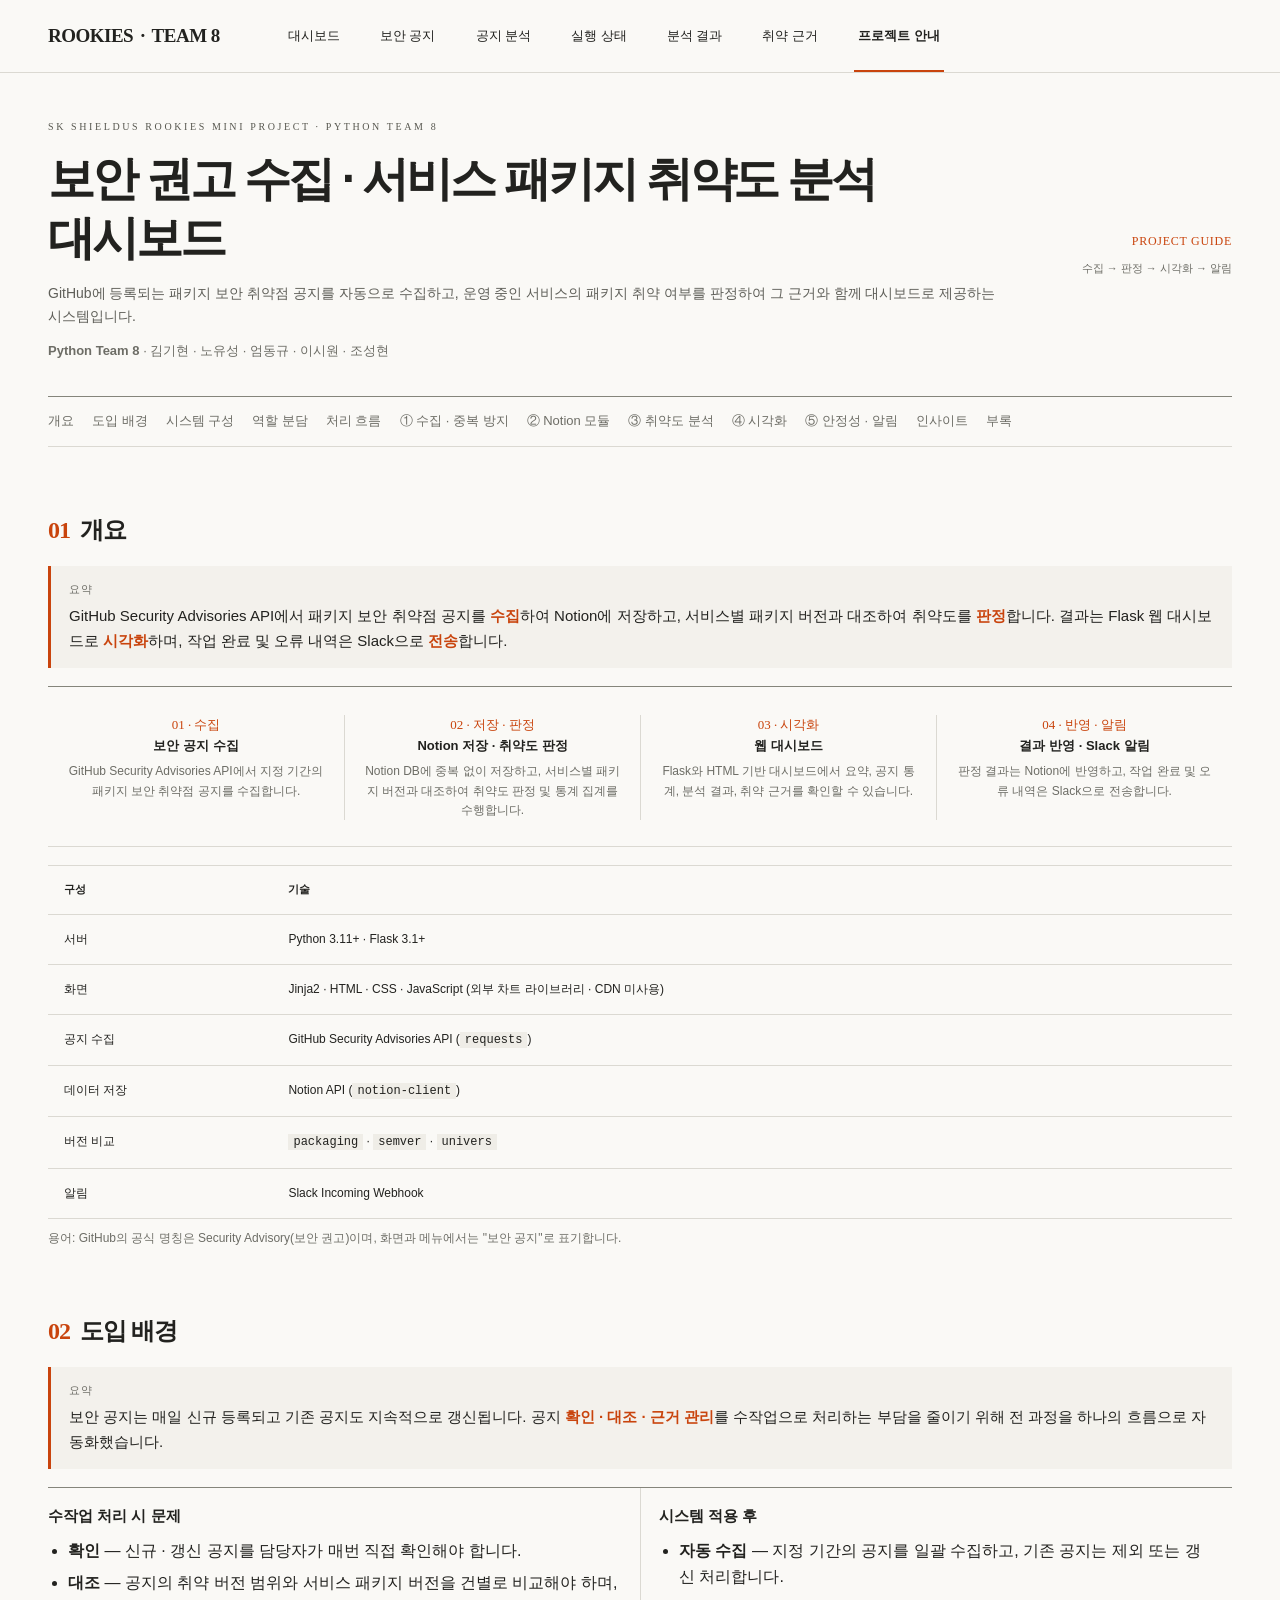
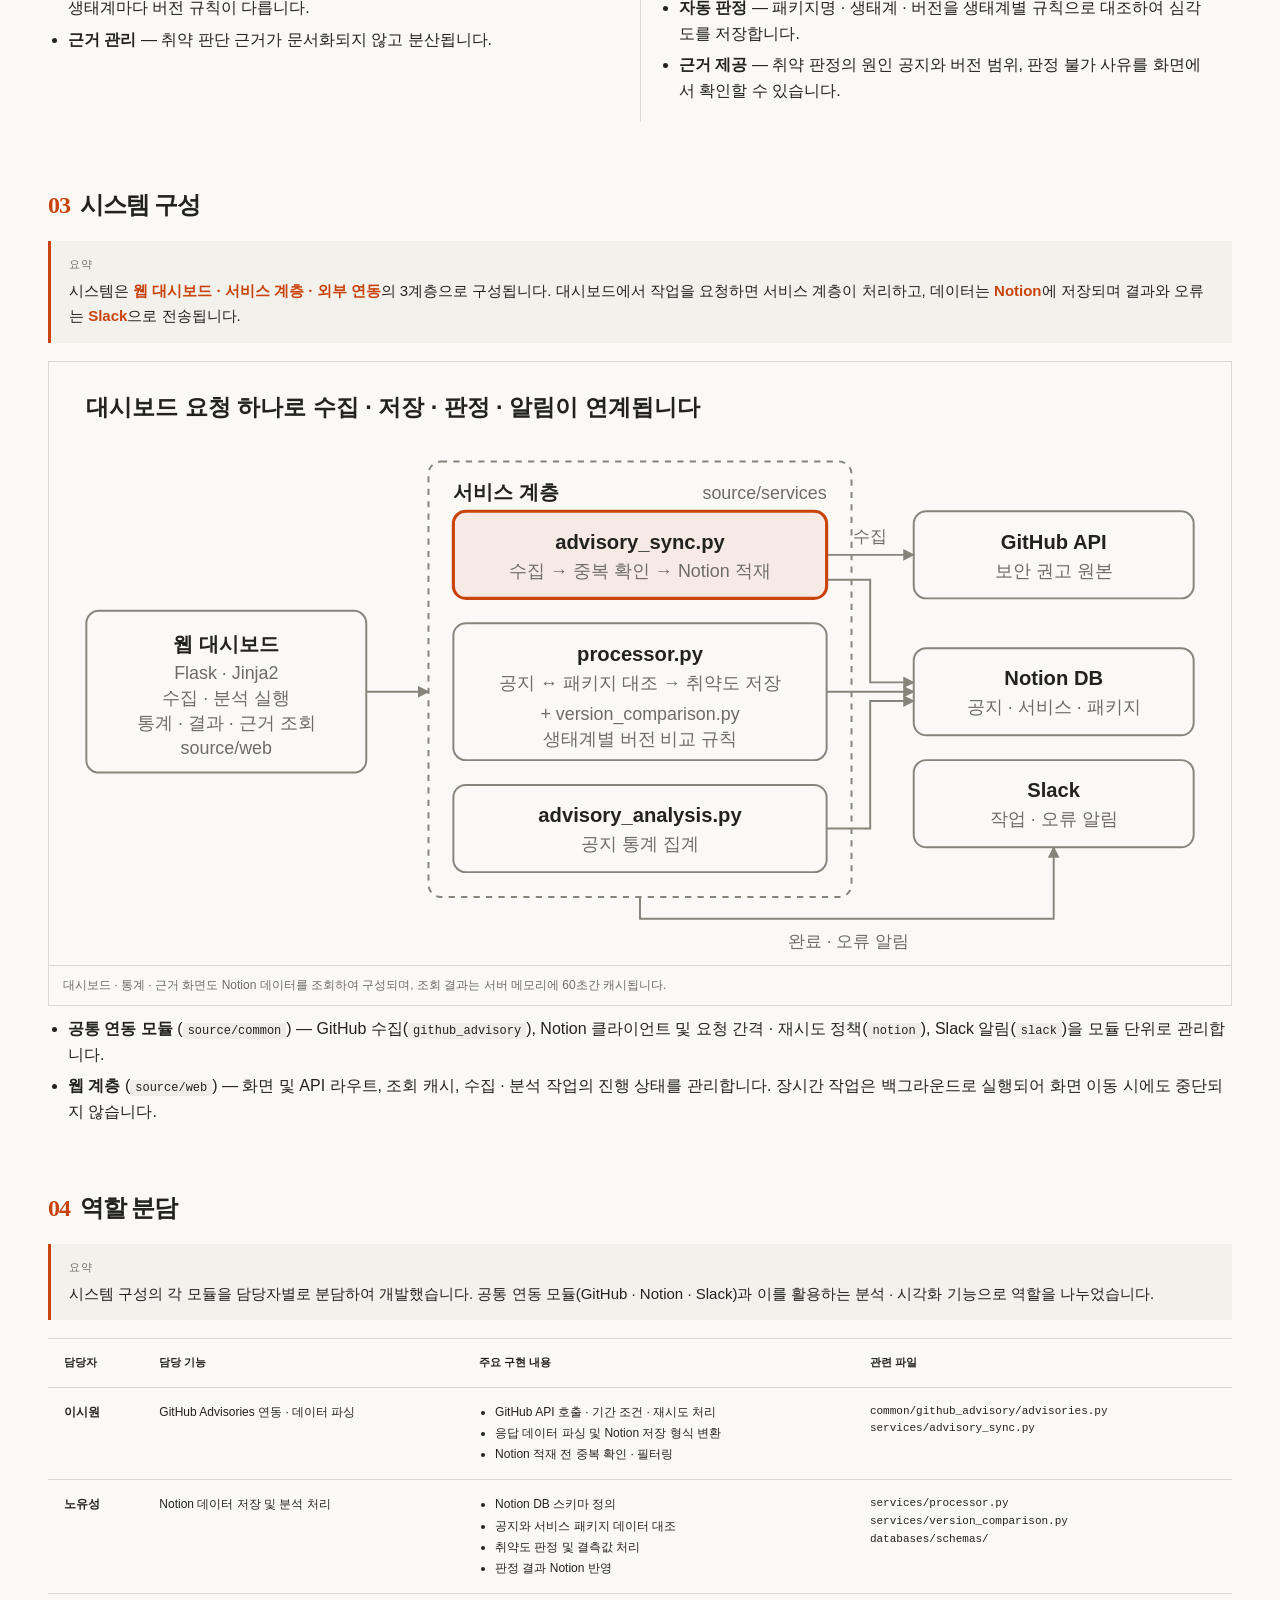
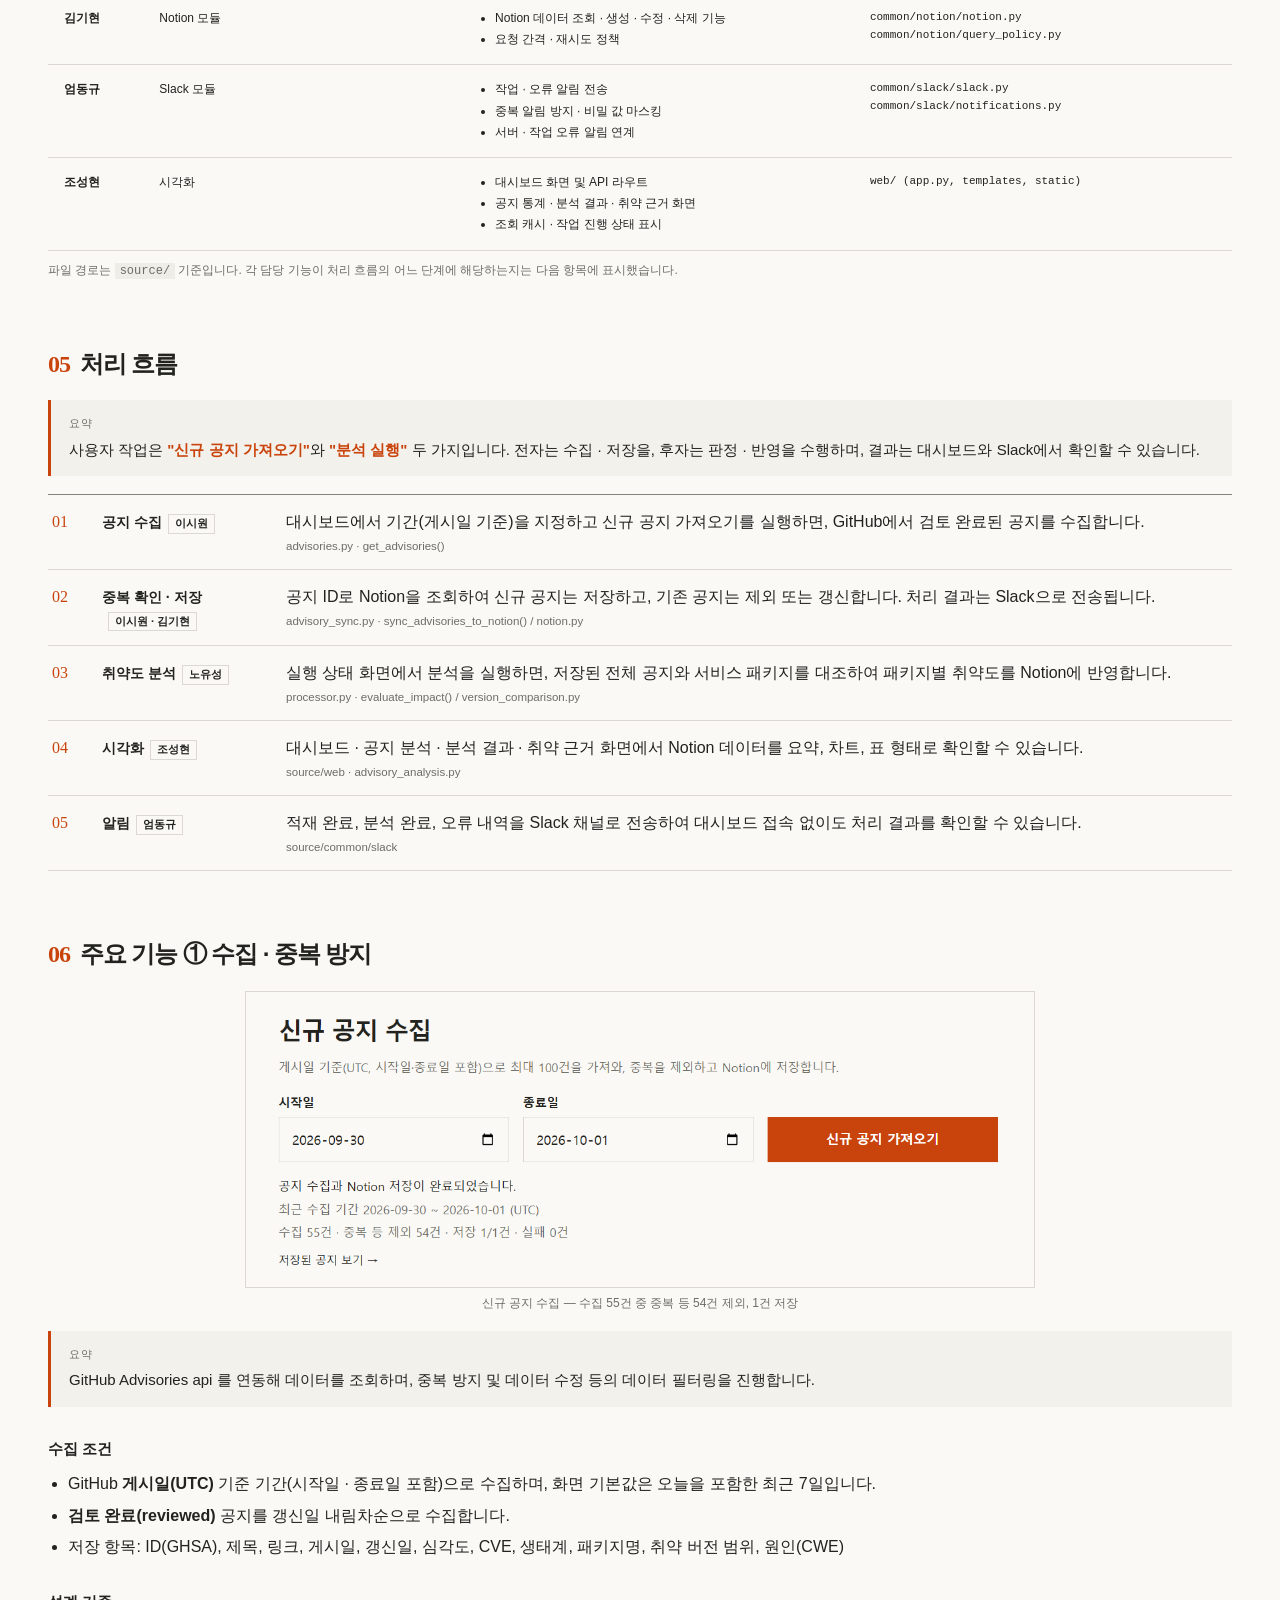
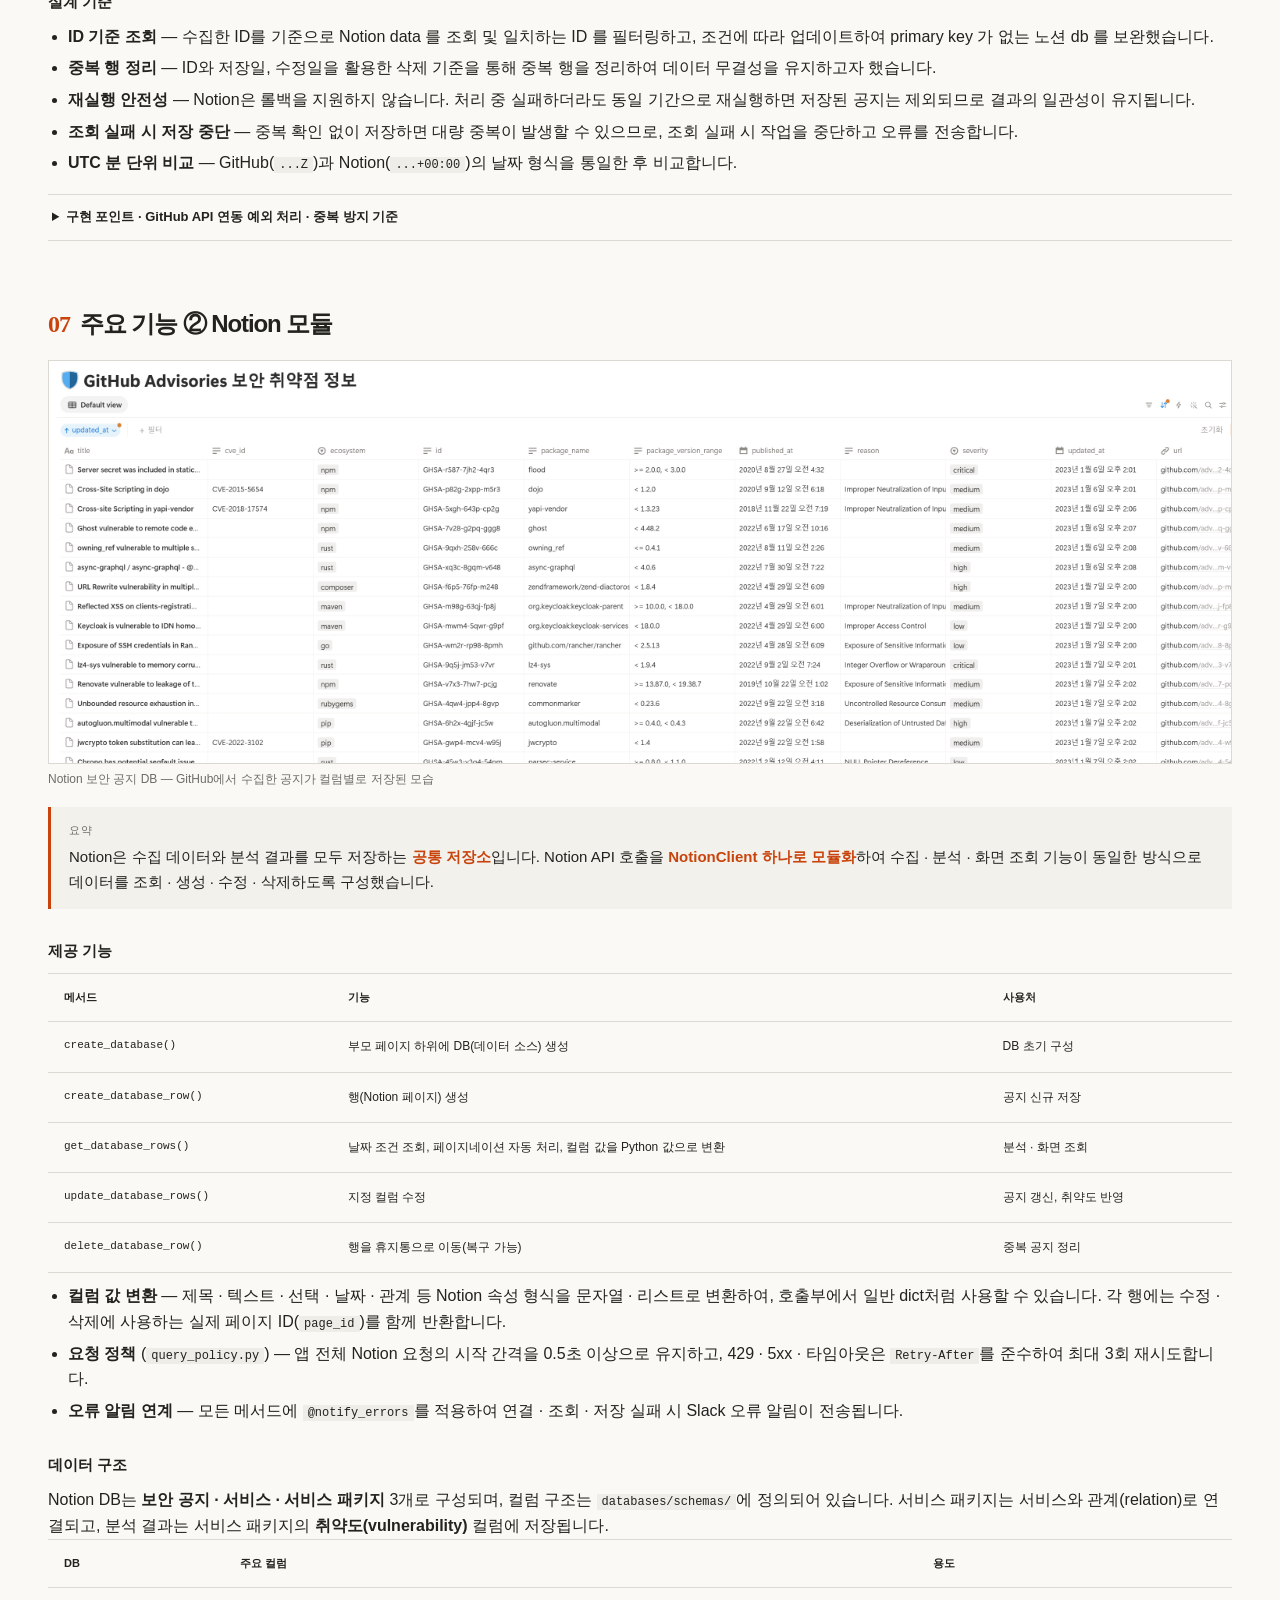
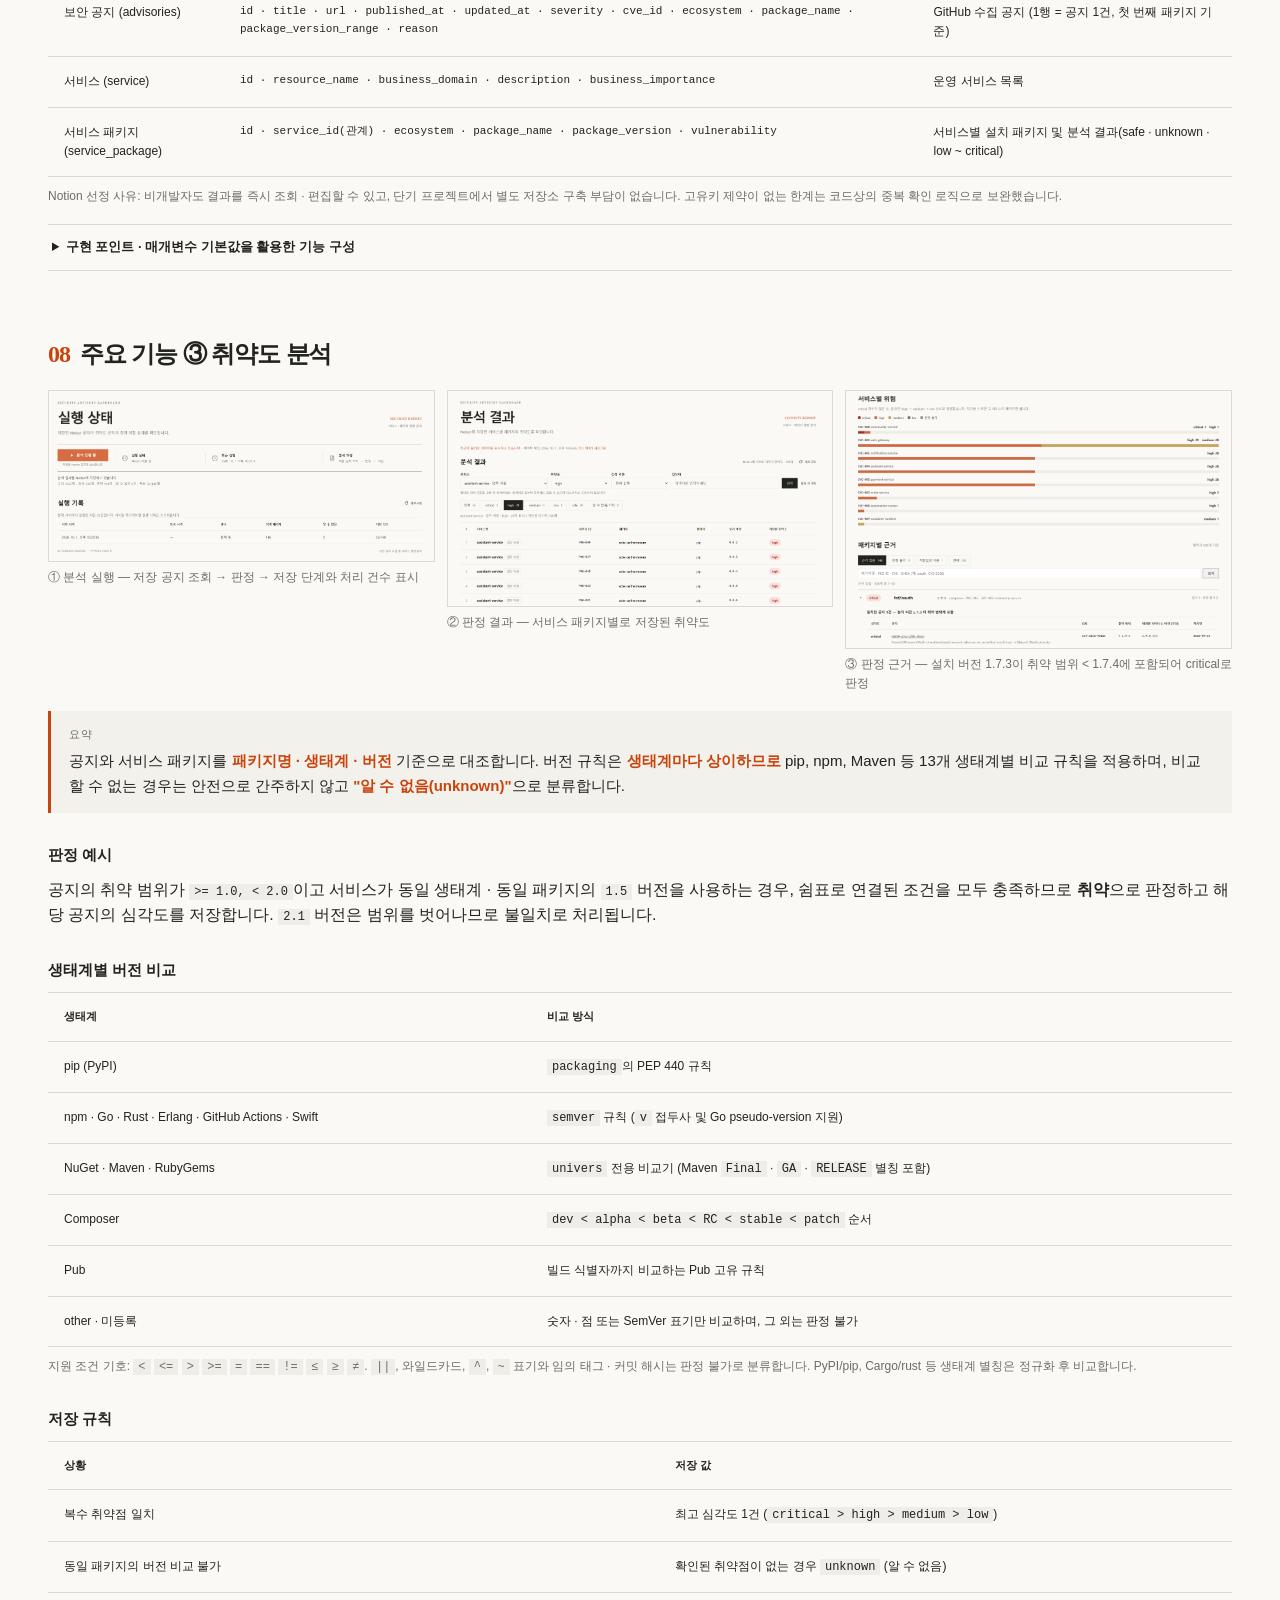
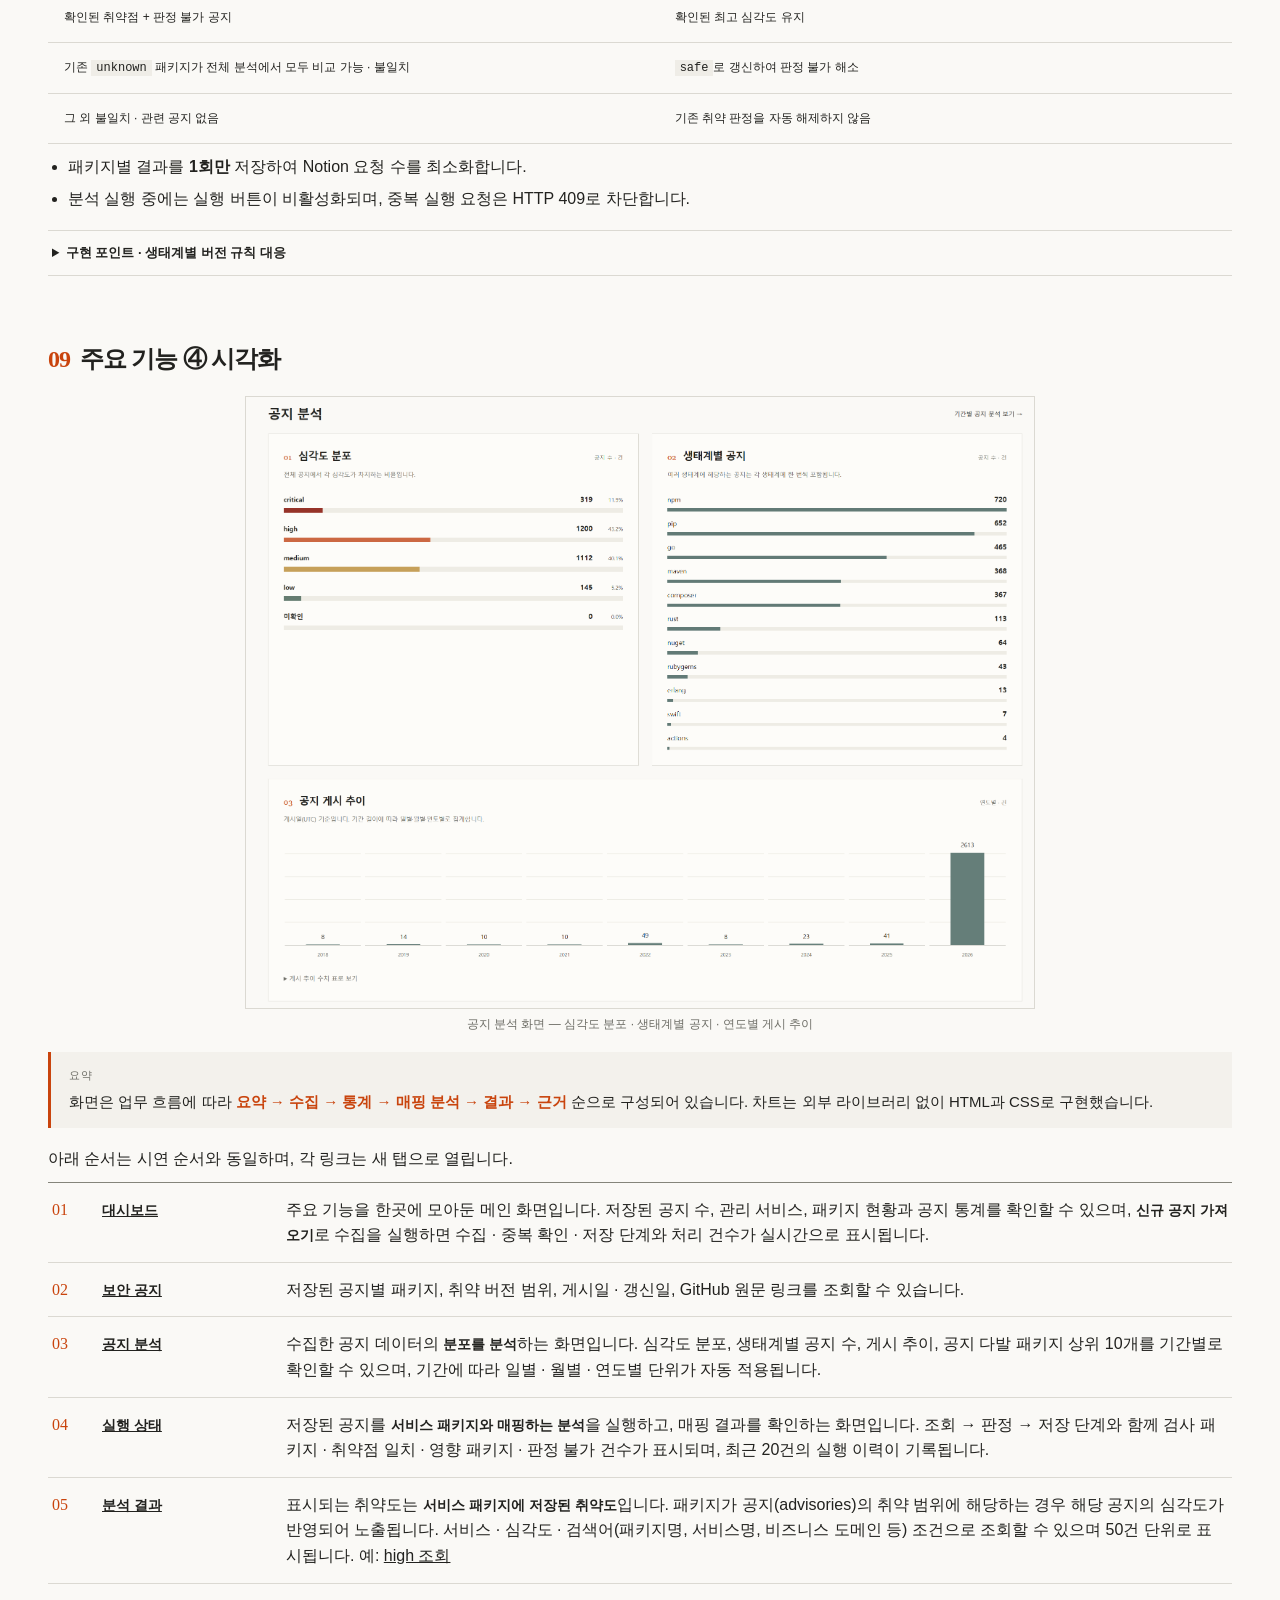
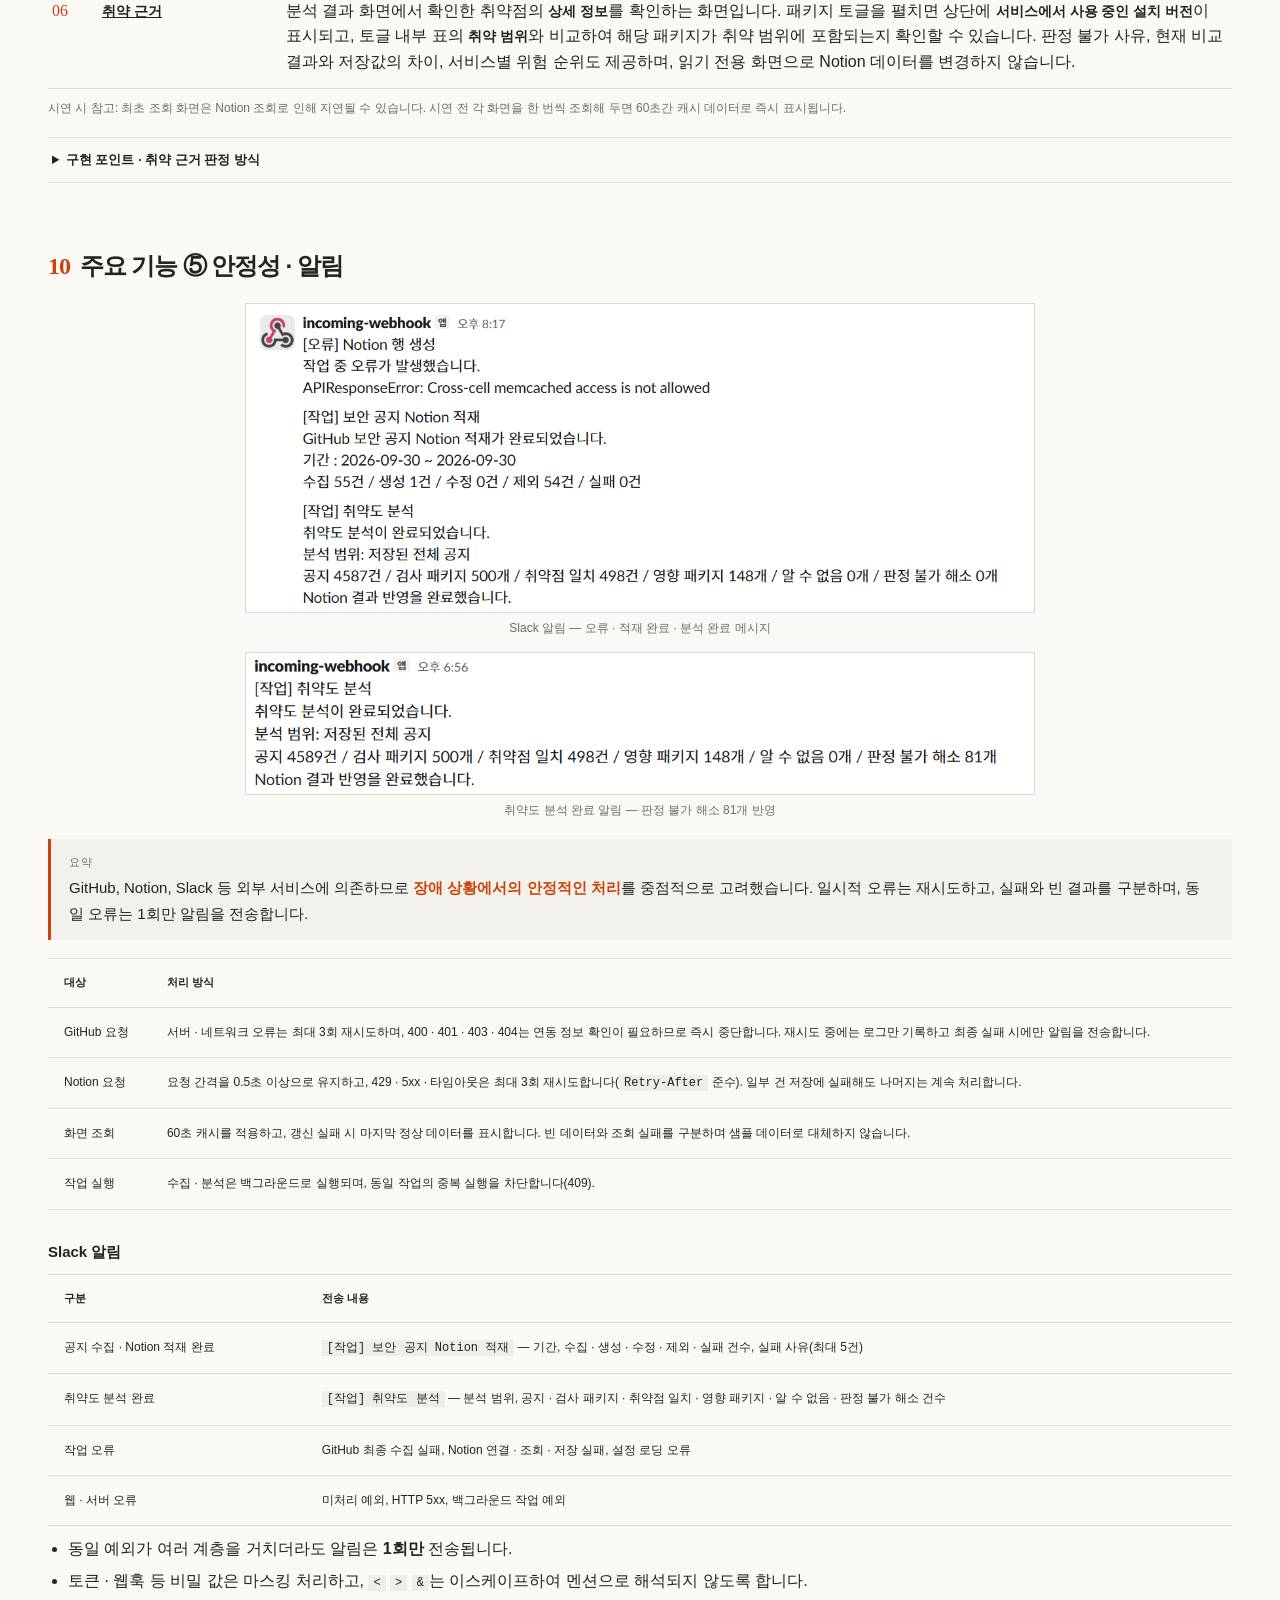
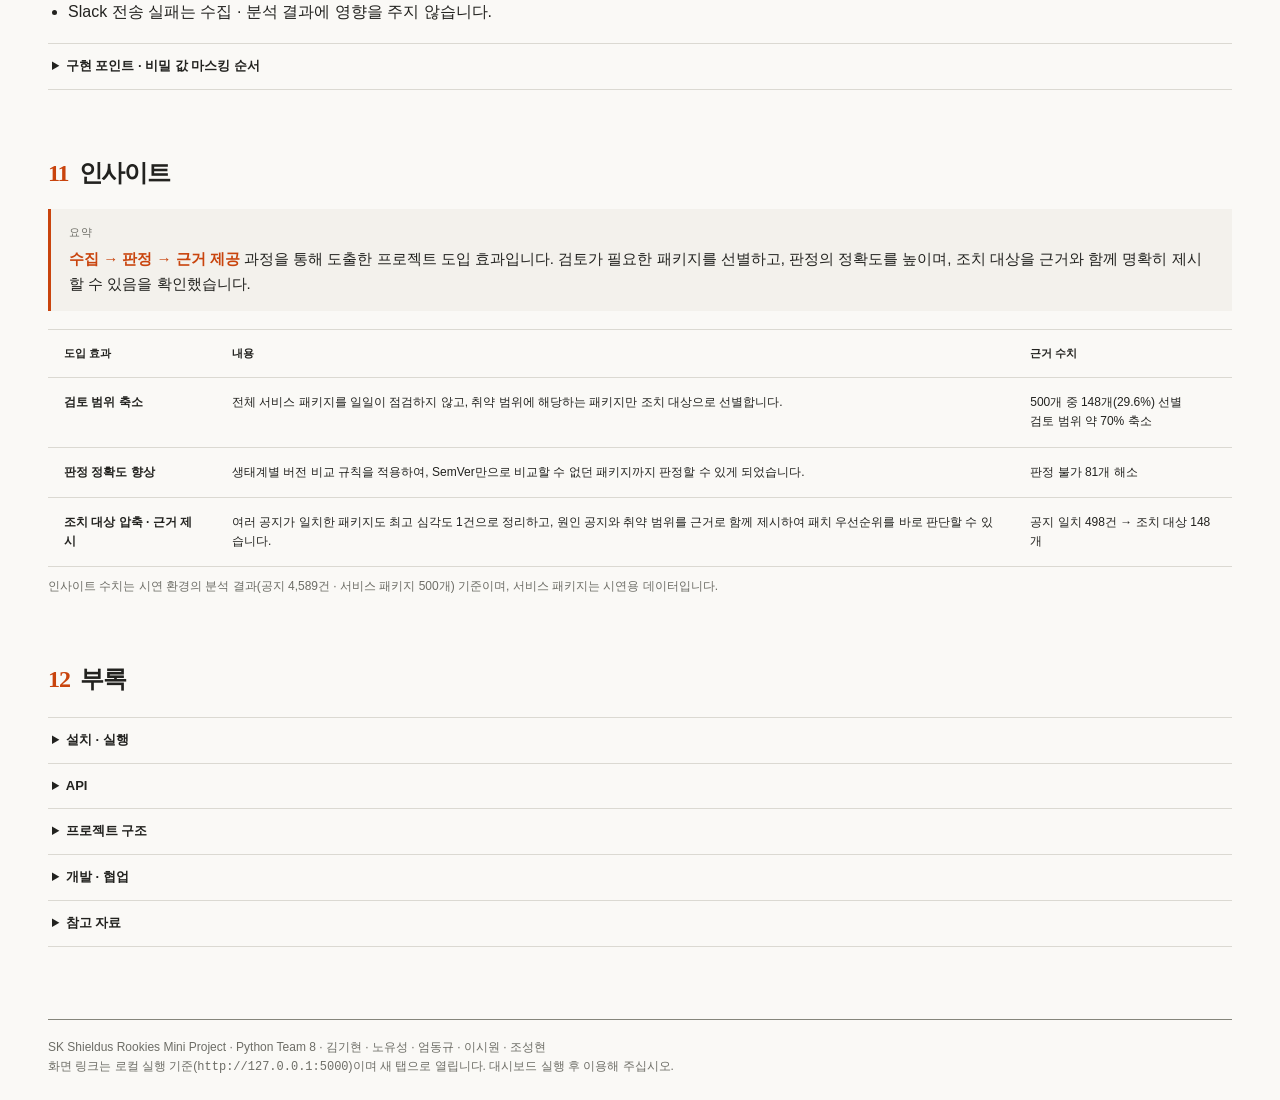
<file: source/web/templates/guide.html>
<!DOCTYPE html>
<html lang="ko">

<head>
  <meta charset="UTF-8">
  <meta name="viewport" content="width=device-width, initial-scale=1.0">
  <meta name="theme-color" content="#faf9f6">
  <title>프로젝트 안내 · ROOKIES</title>
  <!-- 파일로 직접 열 때는 상대 경로, 서버 실행 중에는 localhost 경로의 스타일을 사용 -->
  <link rel="stylesheet" href="../static/css/style.css">
  <link rel="stylesheet" href="http://127.0.0.1:5000/static/css/style.css">
  <style>
    .guide-toc {
      display: flex;
      flex-wrap: wrap;
      gap: 6px 18px;
      margin: 0 0 8px;
      padding: 14px 0;
      border-top: 1px solid var(--rule);
      border-bottom: 1px solid var(--line);
      font-size: 13px;
    }

    .guide-toc a {
      text-decoration: none;
      color: var(--muted);
    }

    .guide-toc a:hover {
      color: var(--accent);
    }

    .guide-section {
      margin-top: 64px;
    }

    .guide-section h3 {
      font-size: 15px;
      margin: 30px 0 10px;
    }

    .guide-section h4 {
      font-size: 13px;
      margin: 18px 0 6px;
    }

    .guide-section p+p {
      margin-top: 10px;
    }

    .guide-section ul,
    .guide-section ol {
      margin: 10px 0 0;
      padding-left: 20px;
    }

    .guide-section li+li {
      margin-top: 6px;
    }

    .guide-section code,
    .guide-section pre {
      font-family: "SFMono-Regular", Consolas, "Liberation Mono", monospace;
      font-size: 12px;
    }

    .guide-section code {
      padding: 1px 5px;
      background: #efede7;
    }

    .guide-section pre {
      margin: 12px 0 0;
      padding: 14px 16px;
      overflow-x: auto;
      border: 1px solid var(--line);
      background: #f3f1ec;
      line-height: 1.7;
    }

    .guide-section pre code {
      padding: 0;
      background: none;
    }

    .guide-section td {
      vertical-align: top;
    }

    .guide-section .note {
      margin-top: 10px;
    }

    .section-no {
      font-family: Georgia, "Times New Roman", serif;
      color: var(--accent);
      margin-right: 10px;
    }

    /* 섹션 요약 */
    .summary-box {
      margin: 0 0 18px;
      padding: 14px 18px;
      border-left: 3px solid var(--accent);
      background: #f3f1ec;
      font-size: 15px;
      line-height: 1.7;
    }

    .summary-box strong {
      color: var(--accent);
    }

    .summary-label {
      display: block;
      margin-bottom: 4px;
      font-size: 11px;
      letter-spacing: 1px;
      color: var(--muted);
    }

    .guide-summary .summary-item p:last-child {
      margin-top: 6px;
    }

    .guide-summary .step {
      font-family: Georgia, "Times New Roman", serif;
      font-size: 13px;
      color: var(--accent);
    }

    .flow {
      list-style: none;
      margin: 16px 0 0;
      padding: 0;
      counter-reset: flow;
    }

    .guide-section .flow {
      padding-left: 0;
    }

    .flow li {
      display: grid;
      grid-template-columns: 36px 170px minmax(0, 1fr);
      gap: 4px 14px;
      align-items: baseline;
      padding: 14px 4px;
      border-bottom: 1px solid var(--line);
      counter-increment: flow;
    }

    .flow li:first-child {
      border-top: 1px solid var(--rule);
    }

    .flow li+li {
      margin-top: 0;
    }

    .flow li::before {
      content: counter(flow, decimal-leading-zero);
      font-family: Georgia, "Times New Roman", serif;
      color: var(--accent);
    }

    .flow strong {
      font-size: 14px;
    }

    .flow .where {
      display: block;
      margin-top: 2px;
      font-size: 11.5px;
      color: var(--muted);
    }

    .owner {
      display: inline-block;
      margin-left: 6px;
      padding: 0 6px;
      border: 1px solid var(--line);
      font-size: 11px;
      color: var(--ink);
    }

    .compare {
      display: grid;
      grid-template-columns: 1fr 1fr;
      gap: 0;
      margin-top: 16px;
      border-top: 1px solid var(--rule);
    }

    .compare>div {
      padding: 16px 18px 18px 0;
    }

    .compare>div+div {
      padding-left: 18px;
      border-left: 1px solid var(--line);
    }

    .compare h3 {
      margin: 0 0 8px;
    }

    .diagram {
      margin: 18px 0 0;
      border: 1px solid var(--line);
      background: var(--paper);
    }

    .diagram svg {
      display: block;
      width: 100%;
      height: auto;
    }

    .diagram .box {
      fill: none;
      stroke: var(--rule);
      stroke-width: 1.25;
    }

    .diagram .box-main {
      fill: rgba(201, 68, 13, 0.08);
      stroke: var(--accent);
      stroke-width: 2;
    }

    .diagram .group {
      fill: none;
      stroke: var(--rule);
      stroke-width: 1.25;
      stroke-dasharray: 4 4;
    }

    .diagram .line {
      fill: none;
      stroke: var(--rule);
      stroke-width: 1.25;
    }

    .diagram .arrow {
      fill: var(--rule);
    }

    .diagram .t-title {
      font-size: 15px;
      font-weight: 700;
      fill: var(--ink);
    }

    .diagram .t-name {
      font-size: 13px;
      font-weight: 700;
      fill: var(--ink);
    }

    .diagram .t-desc {
      font-size: 11.5px;
      fill: var(--muted);
    }

    .diagram .t-edge {
      font-size: 11px;
      fill: var(--muted);
    }

    .diagram-caption {
      padding: 10px 14px;
      border-top: 1px solid var(--line);
      font-size: 12px;
      color: var(--muted);
    }

    /* 주요 기능 화면 · 코드 캡처 */
    .shot {
      margin: 0 0 18px;
    }

    .shot img {
      display: block;
      width: 100%;
      height: auto;
      border: 1px solid var(--line);
      background: #fff;
    }

    .shot figcaption {
      margin-top: 6px;
      font-size: 12px;
      color: var(--muted);
    }

    .shot+.shot {
      margin-top: -4px;
    }

    .shot-code img {
      max-width: 820px;
    }

    .shot-sm {
      text-align: center;
    }

    .shot-sm img {
      width: 66.667%;
      margin: 0 auto;
    }

    /* 여러 장의 캡처를 한 줄에 나란히 배치 */
    .shot-row {
      display: grid;
      grid-template-columns: repeat(3, minmax(0, 1fr));
      gap: 12px;
      align-items: start;
      margin: 0 0 18px;
    }

    .shot-row .shot {
      margin: 0;
    }

    @media (max-width: 720px) {
      .shot-row {
        grid-template-columns: 1fr;
      }
    }

    .roles td:first-child {
      white-space: nowrap;
      font-weight: 700;
    }

    .roles ul {
      margin: 0;
      padding-left: 16px;
    }

    .roles li+li {
      margin-top: 2px;
    }

    .guide-details {
      margin-top: 18px;
      border-top: 1px solid var(--line);
      border-bottom: 1px solid var(--line);
    }

    .guide-details+.guide-details {
      margin-top: -1px;
    }

    .guide-details>summary {
      padding: 12px 4px;
      cursor: pointer;
      font-size: 13px;
      font-weight: 700;
    }

    .guide-details>summary:focus-visible {
      outline: 2px solid var(--accent);
      outline-offset: 2px;
    }

    .guide-details>div {
      padding: 0 4px 18px;
    }

    .team {
      margin-top: 14px;
      font-size: 13px;
    }

    .guide-footer {
      margin-top: 72px;
      padding-top: 18px;
      border-top: 1px solid var(--rule);
      font-size: 12px;
    }

    @media (max-width: 720px) {
      .flow li {
        grid-template-columns: 30px minmax(0, 1fr);
      }

      .flow li>span {
        grid-column: 2;
      }

      .compare {
        grid-template-columns: 1fr;
      }

      .compare>div+div {
        padding-left: 0;
        border-left: 0;
        border-top: 1px solid var(--line);
      }
    }
  </style>
</head>

<body>
  <a class="skip-link" href="#main-content">본문으로 건너뛰기</a>
  <header class="site-header">
    <div class="header-inner">
      <a class="wordmark" href="http://127.0.0.1:5000/" target="_blank" rel="noopener noreferrer"
        aria-label="Rookies Team 8 대시보드 홈">ROOKIES <span>·</span> TEAM 8</a>
      <nav class="navigation" aria-label="대시보드 탐색">
        <a class="navigation-link" href="http://127.0.0.1:5000/" target="_blank" rel="noopener noreferrer">대시보드</a>
        <a class="navigation-link" href="http://127.0.0.1:5000/advisories/list" target="_blank"
          rel="noopener noreferrer">보안 공지</a>
        <a class="navigation-link" href="http://127.0.0.1:5000/advisories" target="_blank" rel="noopener noreferrer">공지
          분석</a>
        <a class="navigation-link" href="http://127.0.0.1:5000/run-status" target="_blank" rel="noopener noreferrer">실행
          상태</a>
        <a class="navigation-link" href="http://127.0.0.1:5000/results" target="_blank" rel="noopener noreferrer">분석
          결과</a>
        <a class="navigation-link" href="http://127.0.0.1:5000/evidence" target="_blank" rel="noopener noreferrer">취약
          근거</a>
        <a class="navigation-link is-current" href="#main-content" aria-current="page">프로젝트 안내</a>
      </nav>
    </div>
  </header>

  <main class="dashboard detail-page" id="main-content" tabindex="-1">
    <header class="page-header">
      <div>
        <p class="eyebrow">SK SHIELDUS ROOKIES MINI PROJECT · PYTHON TEAM 8</p>
        <h1>보안 권고 수집 · 서비스 패키지 취약도 분석 대시보드</h1>
        <p class="description">GitHub에 등록되는 패키지 보안 취약점 공지를 자동으로 수집하고, 운영 중인 서비스의 패키지 취약 여부를 판정하여 그 근거와 함께 대시보드로 제공하는
          시스템입니다.</p>
        <p class="team muted"><strong>Python Team 8</strong> · 김기현 · 노유성 · 엄동규 · 이시원 · 조성현</p>
      </div>
      <div class="report-label" aria-hidden="true">
        <span>PROJECT GUIDE</span>
        <p>수집 → 판정 → 시각화 → 알림</p>
      </div>
    </header>

    <nav class="guide-toc" aria-label="안내 목차">
      <a href="#overview">개요</a>
      <a href="#problem">도입 배경</a>
      <a href="#architecture">시스템 구성</a>
      <a href="#roles">역할 분담</a>
      <a href="#flow">처리 흐름</a>
      <a href="#sync">① 수집 · 중복 방지</a>
      <a href="#notion">② Notion 모듈</a>
      <a href="#judge">③ 취약도 분석</a>
      <a href="#screens">④ 시각화</a>
      <a href="#reliability">⑤ 안정성 · 알림</a>
      <a href="#insights">인사이트</a>
      <a href="#appendix">부록</a>
    </nav>

    <!-- 1. 개요 -->
    <section class="guide-section" aria-labelledby="overview">
      <div class="section-header">
        <h2 id="overview"><span class="section-no">01</span>개요</h2>
      </div>
      <p class="summary-box"><span class="summary-label">요약</span>GitHub Security Advisories API에서 패키지 보안 취약점 공지를
        <strong>수집</strong>하여 Notion에 저장하고, 서비스별 패키지 버전과 대조하여 취약도를 <strong>판정</strong>합니다. 결과는 Flask 웹 대시보드로
        <strong>시각화</strong>하며, 작업 완료 및 오류 내역은 Slack으로 <strong>전송</strong>합니다.</p>
      <div class="summary-grid dashboard-summary guide-summary" aria-label="주요 기능">
        <article class="summary-item">
          <p class="step">01 · 수집</p>
          <h2>보안 공지 수집</h2>
          <p class="muted">GitHub Security Advisories API에서 지정 기간의 패키지 보안 취약점 공지를 수집합니다.</p>
        </article>
        <article class="summary-item">
          <p class="step">02 · 저장 · 판정</p>
          <h2>Notion 저장 · 취약도 판정</h2>
          <p class="muted">Notion DB에 중복 없이 저장하고, 서비스별 패키지 버전과 대조하여 취약도 판정 및 통계 집계를 수행합니다.</p>
        </article>
        <article class="summary-item">
          <p class="step">03 · 시각화</p>
          <h2>웹 대시보드</h2>
          <p class="muted">Flask와 HTML 기반 대시보드에서 요약, 공지 통계, 분석 결과, 취약 근거를 확인할 수 있습니다.</p>
        </article>
        <article class="summary-item">
          <p class="step">04 · 반영 · 알림</p>
          <h2>결과 반영 · Slack 알림</h2>
          <p class="muted">판정 결과는 Notion에 반영하고, 작업 완료 및 오류 내역은 Slack으로 전송합니다.</p>
        </article>
      </div>
      <div class="table-wrapper" style="margin-top: 18px;">
        <table>
          <thead>
            <tr>
              <th scope="col">구성</th>
              <th scope="col">기술</th>
            </tr>
          </thead>
          <tbody>
            <tr>
              <td>서버</td>
              <td>Python 3.11+ · Flask 3.1+</td>
            </tr>
            <tr>
              <td>화면</td>
              <td>Jinja2 · HTML · CSS · JavaScript (외부 차트 라이브러리 · CDN 미사용)</td>
            </tr>
            <tr>
              <td>공지 수집</td>
              <td>GitHub Security Advisories API (<code>requests</code>)</td>
            </tr>
            <tr>
              <td>데이터 저장</td>
              <td>Notion API (<code>notion-client</code>)</td>
            </tr>
            <tr>
              <td>버전 비교</td>
              <td><code>packaging</code> · <code>semver</code> · <code>univers</code></td>
            </tr>
            <tr>
              <td>알림</td>
              <td>Slack Incoming Webhook</td>
            </tr>
          </tbody>
        </table>
      </div>
      <p class="muted note">용어: GitHub의 공식 명칭은 Security Advisory(보안 권고)이며, 화면과 메뉴에서는 "보안 공지"로 표기합니다.</p>
    </section>

    <!-- 2. 도입 배경 -->
    <section class="guide-section" aria-labelledby="problem">
      <div class="section-header">
        <h2 id="problem"><span class="section-no">02</span>도입 배경</h2>
      </div>
      <p class="summary-box"><span class="summary-label">요약</span>보안 공지는 매일 신규 등록되고 기존 공지도 지속적으로 갱신됩니다. 공지 <strong>확인 ·
          대조 · 근거 관리</strong>를 수작업으로 처리하는 부담을 줄이기 위해 전 과정을 하나의 흐름으로 자동화했습니다.</p>
      <div class="compare">
        <div>
          <h3>수작업 처리 시 문제</h3>
          <ul>
            <li><strong>확인</strong> — 신규 · 갱신 공지를 담당자가 매번 직접 확인해야 합니다.</li>
            <li><strong>대조</strong> — 공지의 취약 버전 범위와 서비스 패키지 버전을 건별로 비교해야 하며, 생태계마다 버전 규칙이 다릅니다.</li>
            <li><strong>근거 관리</strong> — 취약 판단 근거가 문서화되지 않고 분산됩니다.</li>
          </ul>
        </div>
        <div>
          <h3>시스템 적용 후</h3>
          <ul>
            <li><strong>자동 수집</strong> — 지정 기간의 공지를 일괄 수집하고, 기존 공지는 제외 또는 갱신 처리합니다.</li>
            <li><strong>자동 판정</strong> — 패키지명 · 생태계 · 버전을 생태계별 규칙으로 대조하여 심각도를 저장합니다.</li>
            <li><strong>근거 제공</strong> — 취약 판정의 원인 공지와 버전 범위, 판정 불가 사유를 화면에서 확인할 수 있습니다.</li>
          </ul>
        </div>
      </div>
    </section>

    <!-- 3. 시스템 구성 -->
    <section class="guide-section" aria-labelledby="architecture">
      <div class="section-header">
        <h2 id="architecture"><span class="section-no">03</span>시스템 구성</h2>
      </div>
      <p class="summary-box"><span class="summary-label">요약</span>시스템은 <strong>웹 대시보드 · 서비스 계층 · 외부 연동</strong>의 3계층으로
        구성됩니다. 대시보드에서 작업을 요청하면 서비스 계층이 처리하고, 데이터는 <strong>Notion</strong>에 저장되며 결과와 오류는 <strong>Slack</strong>으로 전송됩니다.
      </p>
      <figure class="diagram">
        <svg viewBox="0 0 760 388" role="img" aria-label="웹 대시보드에서 서비스 계층을 거쳐 GitHub, Notion, Slack과 연동하는 구성">
          <defs>
            <marker id="g-arrow" viewBox="0 0 10 10" refX="9" refY="5" markerWidth="6" markerHeight="6"
              orient="auto-start-reverse">
              <path class="arrow" d="M0 0L10 5L0 10z" />
            </marker>
          </defs>
          <text class="t-title" x="24" y="34">대시보드 요청 하나로 수집 · 저장 · 판정 · 알림이 연계됩니다</text>
          <!-- 연결선 -->
          <path class="line" d="M204 212H244" marker-end="url(#g-arrow)" />
          <path class="line" d="M500 124H556" marker-end="url(#g-arrow)" />
          <path class="line" d="M500 140H528V206H556" marker-end="url(#g-arrow)" />
          <path class="line" d="M500 212H556" marker-end="url(#g-arrow)" />
          <path class="line" d="M500 300H528V218H556" marker-end="url(#g-arrow)" />
          <path class="line" d="M380 344V358H646V312" marker-end="url(#g-arrow)" />
          <text class="t-edge" x="528" y="116" text-anchor="middle">수집</text>
          <text class="t-edge" x="514" y="376" text-anchor="middle">완료 · 오류 알림</text>
          <!-- 웹 -->
          <rect class="box" x="24" y="160" width="180" height="104" rx="8" />
          <text class="t-name" x="114" y="186" text-anchor="middle">웹 대시보드</text>
          <text class="t-desc" x="114" y="204" text-anchor="middle">Flask · Jinja2</text>
          <text class="t-desc" x="114" y="220" text-anchor="middle">수집 · 분석 실행</text>
          <text class="t-desc" x="114" y="236" text-anchor="middle">통계 · 결과 · 근거 조회</text>
          <text class="t-desc" x="114" y="252" text-anchor="middle">source/web</text>
          <!-- 서비스 계층 -->
          <rect class="group" x="244" y="64" width="272" height="280" rx="8" />
          <text class="t-name" x="260" y="88">서비스 계층</text>
          <text class="t-desc" x="500" y="88" text-anchor="end">source/services</text>
          <rect class="box-main" x="260" y="96" width="240" height="56" rx="8" />
          <text class="t-name" x="380" y="120" text-anchor="middle">advisory_sync.py</text>
          <text class="t-desc" x="380" y="138" text-anchor="middle">수집 → 중복 확인 → Notion 적재</text>
          <rect class="box" x="260" y="168" width="240" height="88" rx="8" />
          <text class="t-name" x="380" y="192" text-anchor="middle">processor.py</text>
          <text class="t-desc" x="380" y="210" text-anchor="middle">공지 ↔ 패키지 대조 → 취약도 저장</text>
          <text class="t-desc" x="380" y="230" text-anchor="middle">+ version_comparison.py</text>
          <text class="t-desc" x="380" y="246" text-anchor="middle">생태계별 버전 비교 규칙</text>
          <rect class="box" x="260" y="272" width="240" height="56" rx="8" />
          <text class="t-name" x="380" y="296" text-anchor="middle">advisory_analysis.py</text>
          <text class="t-desc" x="380" y="314" text-anchor="middle">공지 통계 집계</text>
          <!-- 외부 연동 -->
          <rect class="box" x="556" y="96" width="180" height="56" rx="8" />
          <text class="t-name" x="646" y="120" text-anchor="middle">GitHub API</text>
          <text class="t-desc" x="646" y="138" text-anchor="middle">보안 권고 원본</text>
          <rect class="box" x="556" y="184" width="180" height="56" rx="8" />
          <text class="t-name" x="646" y="208" text-anchor="middle">Notion DB</text>
          <text class="t-desc" x="646" y="226" text-anchor="middle">공지 · 서비스 · 패키지</text>
          <rect class="box" x="556" y="256" width="180" height="56" rx="8" />
          <text class="t-name" x="646" y="280" text-anchor="middle">Slack</text>
          <text class="t-desc" x="646" y="298" text-anchor="middle">작업 · 오류 알림</text>
        </svg>
        <figcaption class="diagram-caption">대시보드 · 통계 · 근거 화면도 Notion 데이터를 조회하여 구성되며, 조회 결과는 서버 메모리에 60초간 캐시됩니다.
        </figcaption>
      </figure>
      <ul>
        <li><strong>공통 연동 모듈</strong> (<code>source/common</code>) — GitHub 수집(<code>github_advisory</code>), Notion
          클라이언트 및 요청 간격 · 재시도 정책(<code>notion</code>), Slack 알림(<code>slack</code>)을 모듈 단위로 관리합니다.</li>
        <li><strong>웹 계층</strong> (<code>source/web</code>) — 화면 및 API 라우트, 조회 캐시, 수집 · 분석 작업의 진행 상태를 관리합니다. 장시간 작업은
          백그라운드로 실행되어 화면 이동 시에도 중단되지 않습니다.</li>
      </ul>
    </section>

    <!-- 4. 역할 분담 -->
    <section class="guide-section" aria-labelledby="roles">
      <div class="section-header">
        <h2 id="roles"><span class="section-no">04</span>역할 분담</h2>
      </div>
      <p class="summary-box"><span class="summary-label">요약</span>시스템 구성의 각 모듈을 담당자별로 분담하여 개발했습니다. 공통 연동 모듈(GitHub ·
        Notion · Slack)과 이를 활용하는 분석 · 시각화 기능으로 역할을 나누었습니다.</p>
      <div class="table-wrapper roles">
        <table>
          <thead>
            <tr>
              <th scope="col">담당자</th>
              <th scope="col">담당 기능</th>
              <th scope="col">주요 구현 내용</th>
              <th scope="col">관련 파일</th>
            </tr>
          </thead>
          <tbody>
            <tr>
              <td>이시원</td>
              <td>GitHub Advisories 연동 · 데이터 파싱</td>
              <td>
                <ul>
                  <li>GitHub API 호출 · 기간 조건 · 재시도 처리</li>
                  <li>응답 데이터 파싱 및 Notion 저장 형식 변환</li>
                  <li>Notion 적재 전 중복 확인 · 필터링</li>
                </ul>
              </td>
              <td class="mono">common/github_advisory/advisories.py<br>services/advisory_sync.py</td>
            </tr>
            <tr>
              <td>노유성</td>
              <td>Notion 데이터 저장 및 분석 처리</td>
              <td>
                <ul>
                  <li>Notion DB 스키마 정의</li>
                  <li>공지와 서비스 패키지 데이터 대조</li>
                  <li>취약도 판정 및 결측값 처리</li>
                  <li>판정 결과 Notion 반영</li>
                </ul>
              </td>
              <td class="mono">services/processor.py<br>services/version_comparison.py<br>databases/schemas/</td>
            </tr>
            <tr>
              <td>김기현</td>
              <td>Notion 모듈</td>
              <td>
                <ul>
                  <li>Notion 데이터 조회 · 생성 · 수정 · 삭제 기능</li>
                  <li>요청 간격 · 재시도 정책</li>
                </ul>
              </td>
              <td class="mono">common/notion/notion.py<br>common/notion/query_policy.py</td>
            </tr>
            <tr>
              <td>엄동규</td>
              <td>Slack 모듈</td>
              <td>
                <ul>
                  <li>작업 · 오류 알림 전송</li>
                  <li>중복 알림 방지 · 비밀 값 마스킹</li>
                  <li>서버 · 작업 오류 알림 연계</li>
                </ul>
              </td>
              <td class="mono">common/slack/slack.py<br>common/slack/notifications.py</td>
            </tr>
            <tr>
              <td>조성현</td>
              <td>시각화</td>
              <td>
                <ul>
                  <li>대시보드 화면 및 API 라우트</li>
                  <li>공지 통계 · 분석 결과 · 취약 근거 화면</li>
                  <li>조회 캐시 · 작업 진행 상태 표시</li>
                </ul>
              </td>
              <td class="mono">web/ (app.py, templates, static)</td>
            </tr>
          </tbody>
        </table>
      </div>
      <p class="muted note">파일 경로는 <code>source/</code> 기준입니다. 각 담당 기능이 처리 흐름의 어느 단계에 해당하는지는 다음 항목에 표시했습니다.</p>
    </section>

    <!-- 5. 처리 흐름 -->
    <section class="guide-section" aria-labelledby="flow">
      <div class="section-header">
        <h2 id="flow"><span class="section-no">05</span>처리 흐름</h2>
      </div>
      <p class="summary-box"><span class="summary-label">요약</span>사용자 작업은 <strong>"신규 공지 가져오기"</strong>와 <strong>"분석
          실행"</strong> 두 가지입니다. 전자는 수집 · 저장을, 후자는 판정 · 반영을 수행하며, 결과는 대시보드와 Slack에서 확인할 수 있습니다.</p>
      <ol class="flow">
        <li><strong>공지 수집<span class="owner">이시원</span></strong><span>대시보드에서 기간(게시일 기준)을 지정하고 신규 공지 가져오기를 실행하면, GitHub에서
            검토 완료된 공지를 수집합니다.<span class="where">advisories.py · get_advisories()</span></span></li>
        <li><strong>중복 확인 · 저장<span class="owner">이시원 · 김기현</span></strong><span>공지 ID로 Notion을 조회하여 신규 공지는 저장하고, 기존 공지는
            제외 또는 갱신합니다. 처리 결과는 Slack으로 전송됩니다.<span class="where">advisory_sync.py · sync_advisories_to_notion() /
              notion.py</span></span></li>
        <li><strong>취약도 분석<span class="owner">노유성</span></strong><span>실행 상태 화면에서 분석을 실행하면, 저장된 전체 공지와 서비스 패키지를 대조하여
            패키지별 취약도를 Notion에 반영합니다.<span class="where">processor.py · evaluate_impact() /
              version_comparison.py</span></span></li>
        <li><strong>시각화<span class="owner">조성현</span></strong><span>대시보드 · 공지 분석 · 분석 결과 · 취약 근거 화면에서 Notion 데이터를 요약,
            차트, 표 형태로 확인할 수 있습니다.<span class="where">source/web · advisory_analysis.py</span></span></li>
        <li><strong>알림<span class="owner">엄동규</span></strong><span>적재 완료, 분석 완료, 오류 내역을 Slack 채널로 전송하여 대시보드 접속 없이도 처리
            결과를 확인할 수 있습니다.<span class="where">source/common/slack</span></span></li>
      </ol>
    </section>

    <!-- 6. 수집과 중복 방지 -->
    <section class="guide-section" aria-labelledby="sync">
      <div class="section-header">
        <h2 id="sync"><span class="section-no">06</span>주요 기능 ① 수집 · 중복 방지</h2>
      </div>
      <figure class="shot shot-sm">
        <img src="../static/img/guide/sync-collect.png" alt="신규 공지 수집 화면: 시작일, 종료일, 신규 공지 가져오기 버튼과 수집 결과 건수"
          loading="lazy">
        <figcaption>신규 공지 수집 — 수집 55건 중 중복 등 54건 제외, 1건 저장</figcaption>
      </figure>
      <p class="summary-box"><span class="summary-label">요약</span>GitHub Advisories api 를 연동해 데이터를 조회하며, 중복 방지 및 데이터 수정
        등의 데이터 필터링을 진행합니다.</p>

      <h3>수집 조건</h3>
      <ul>
        <li>GitHub <strong>게시일(UTC)</strong> 기준 기간(시작일 · 종료일 포함)으로 수집하며, 화면 기본값은 오늘을 포함한 최근 7일입니다.</li>
        <li><strong>검토 완료(reviewed)</strong> 공지를 갱신일 내림차순으로 수집합니다.</li>
        <li>저장 항목: ID(GHSA), 제목, 링크, 게시일, 갱신일, 심각도, CVE, 생태계, 패키지명, 취약 버전 범위, 원인(CWE)</li>
      </ul>

      <h3>설계 기준</h3>
      <ul>
        <li><strong>ID 기준 조회</strong> — 수집한 ID를 기준으로 Notion data 를 조회 및 일치하는 ID 를 필터링하고, 조건에 따라 업데이트하여 primary key 가 없는
          노션 db 를 보완했습니다.</li>
        <li><strong>중복 행 정리</strong> — ID와 저장일, 수정일을 활용한 삭제 기준을 통해 중복 행을 정리하여 데이터 무결성을 유지하고자 했습니다.</li>
        <li><strong>재실행 안전성</strong> — Notion은 롤백을 지원하지 않습니다. 처리 중 실패하더라도 동일 기간으로 재실행하면 저장된 공지는 제외되므로 결과의 일관성이 유지됩니다.
        </li>
        <li><strong>조회 실패 시 저장 중단</strong> — 중복 확인 없이 저장하면 대량 중복이 발생할 수 있으므로, 조회 실패 시 작업을 중단하고 오류를 전송합니다.</li>
        <li><strong>UTC 분 단위 비교</strong> — GitHub(<code>...Z</code>)과 Notion(<code>...+00:00</code>)의 날짜 형식을 통일한 후
          비교합니다.</li>
      </ul>

      <details class="guide-details">
        <summary>구현 포인트 · GitHub API 연동 예외 처리 · 중복 방지 기준</summary>
        <div>
          <h4>GitHub API 연동 예외 처리</h4>
          <figure class="shot shot-code">
            <img src="../static/img/guide/sync-retry-code.png"
              alt="get_connection 재시도 반복문 코드: 예외 유형별 로그, 클라이언트 오류 시 break, 재시도 전 0.5초 sleep" loading="lazy">
            <figcaption>advisories.py · get_connection() 재시도 로직</figcaption>
          </figure>
          <p>GitHub Advisories API 연동 시 <strong>예외 유형별로 로그를 세분화</strong>하여 오류 원인 추적의 편의성을 높였습니다.</p>
          <div class="table-wrapper">
            <table>
              <thead>
                <tr>
                  <th scope="col">예외 유형</th>
                  <th scope="col">로그</th>
                  <th scope="col">처리</th>
                </tr>
              </thead>
              <tbody>
                <tr>
                  <td>HTTP 400 · 401 · 403 · 404</td>
                  <td>Client Error</td>
                  <td><strong>재시도하지 않고 즉시 중단</strong> — 토큰 · 요청 조건 등 연동 정보 확인이 필요한 오류</td>
                </tr>
                <tr>
                  <td>HTTP 5xx</td>
                  <td>Github Server Error</td>
                  <td>재시도</td>
                </tr>
                <tr>
                  <td>그 외 HTTP 오류</td>
                  <td>Unexpected Http Error</td>
                  <td>재시도</td>
                </tr>
                <tr>
                  <td>연결 실패</td>
                  <td>Github Server Connection Error</td>
                  <td>재시도</td>
                </tr>
                <tr>
                  <td>응답 시간 초과 (5초)</td>
                  <td>Github Server Timeout Error</td>
                  <td>재시도</td>
                </tr>
                <tr>
                  <td>기타</td>
                  <td>Unexpected Server Error</td>
                  <td>재시도</td>
                </tr>
              </tbody>
            </table>
          </div>
          <ul>
            <li>클라이언트 오류를 제외한 경우는 <strong>상대 서버가 일시적으로 연동 불가한 상황</strong>을 고려하여 재시도 로직을 적용했습니다. 재시도 횟수는 설정
              파일(<code>config.json</code>의 <code>max_retry</code>, 기본 3회)로 관리합니다.</li>
            <li>재시도 반복문에 <code>time.sleep(0.5)</code>를 두어 <strong>요청 간 지연 시간</strong>을 부여함으로써, 장애 중인 서버에 요청이 연속으로 집중되지
              않도록 했습니다.</li>
          </ul>

          <h4>중복 방지 기준</h4>
          <ul>
            <li><strong>ID 일치</strong> — Notion에 동일한 ID의 공지가 있으면 신규로 적재하지 않습니다.</li>
            <li><strong>ID 일치 · <code>updated_at</code> 상이</strong> — GitHub에서 공지 내용이 변경된 것으로 간주하고, 기존 행을 최신 내용으로
              업데이트합니다.</li>
            <li><strong>ID 일치 · <code>published_at</code> 상이</strong> — 게시일은 GitHub Advisories에서 변경되지 않는 값입니다. 따라서 값이
              다르면 Notion에서 임의로 수정되어 <strong>데이터 무결성이 훼손</strong>된 것으로 판단하고, GitHub 원본 값으로 복원합니다.</li>
          </ul>
        </div>
      </details>
    </section>

    <!-- 7. Notion 모듈 -->
    <section class="guide-section" aria-labelledby="notion">
      <div class="section-header">
        <h2 id="notion"><span class="section-no">07</span>주요 기능 ② Notion 모듈</h2>
      </div>
      <figure class="shot">
        <img src="../static/img/guide/notion-db.png"
          alt="Notion 보안 공지 데이터베이스: id, package_name, package_version_range, severity, updated_at 등 컬럼" loading="lazy">
        <figcaption>Notion 보안 공지 DB — GitHub에서 수집한 공지가 컬럼별로 저장된 모습</figcaption>
      </figure>
      <p class="summary-box"><span class="summary-label">요약</span>Notion은 수집 데이터와 분석 결과를 모두 저장하는 <strong>공통
          저장소</strong>입니다. Notion API 호출을 <strong>NotionClient 하나로 모듈화</strong>하여 수집 · 분석 · 화면 조회 기능이 동일한 방식으로 데이터를 조회 ·
        생성 · 수정 · 삭제하도록 구성했습니다.</p>

      <h3>제공 기능</h3>
      <div class="table-wrapper">
        <table>
          <thead>
            <tr>
              <th scope="col">메서드</th>
              <th scope="col">기능</th>
              <th scope="col">사용처</th>
            </tr>
          </thead>
          <tbody>
            <tr>
              <td class="mono">create_database()</td>
              <td>부모 페이지 하위에 DB(데이터 소스) 생성</td>
              <td>DB 초기 구성</td>
            </tr>
            <tr>
              <td class="mono">create_database_row()</td>
              <td>행(Notion 페이지) 생성</td>
              <td>공지 신규 저장</td>
            </tr>
            <tr>
              <td class="mono">get_database_rows()</td>
              <td>날짜 조건 조회, 페이지네이션 자동 처리, 컬럼 값을 Python 값으로 변환</td>
              <td>분석 · 화면 조회</td>
            </tr>
            <tr>
              <td class="mono">update_database_rows()</td>
              <td>지정 컬럼 수정</td>
              <td>공지 갱신, 취약도 반영</td>
            </tr>
            <tr>
              <td class="mono">delete_database_row()</td>
              <td>행을 휴지통으로 이동(복구 가능)</td>
              <td>중복 공지 정리</td>
            </tr>
          </tbody>
        </table>
      </div>
      <ul>
        <li><strong>컬럼 값 변환</strong> — 제목 · 텍스트 · 선택 · 날짜 · 관계 등 Notion 속성 형식을 문자열 · 리스트로 변환하여, 호출부에서 일반 dict처럼 사용할 수
          있습니다. 각 행에는 수정 · 삭제에 사용하는 실제 페이지 ID(<code>page_id</code>)를 함께 반환합니다.</li>
        <li><strong>요청 정책</strong> (<code>query_policy.py</code>) — 앱 전체 Notion 요청의 시작 간격을 0.5초 이상으로 유지하고, 429 · 5xx ·
          타임아웃은 <code>Retry-After</code>를 준수하여 최대 3회 재시도합니다.</li>
        <li><strong>오류 알림 연계</strong> — 모든 메서드에 <code>@notify_errors</code>를 적용하여 연결 · 조회 · 저장 실패 시 Slack 오류 알림이 전송됩니다.
        </li>
      </ul>

      <h3>데이터 구조</h3>
      <p>Notion DB는 <strong>보안 공지 · 서비스 · 서비스 패키지</strong> 3개로 구성되며, 컬럼 구조는 <code>databases/schemas/</code>에 정의되어 있습니다.
        서비스 패키지는 서비스와 관계(relation)로 연결되고, 분석 결과는 서비스 패키지의 <strong>취약도(vulnerability)</strong> 컬럼에 저장됩니다.</p>
      <div class="table-wrapper">
        <table>
          <thead>
            <tr>
              <th scope="col">DB</th>
              <th scope="col">주요 컬럼</th>
              <th scope="col">용도</th>
            </tr>
          </thead>
          <tbody>
            <tr>
              <td>보안 공지 (advisories)</td>
              <td class="mono">id · title · url · published_at · updated_at · severity · cve_id · ecosystem ·
                package_name · package_version_range · reason</td>
              <td>GitHub 수집 공지 (1행 = 공지 1건, 첫 번째 패키지 기준)</td>
            </tr>
            <tr>
              <td>서비스 (service)</td>
              <td class="mono">id · resource_name · business_domain · description · business_importance</td>
              <td>운영 서비스 목록</td>
            </tr>
            <tr>
              <td>서비스 패키지 (service_package)</td>
              <td class="mono">id · service_id(관계) · ecosystem · package_name · package_version · vulnerability</td>
              <td>서비스별 설치 패키지 및 분석 결과(safe · unknown · low ~ critical)</td>
            </tr>
          </tbody>
        </table>
      </div>
      <p class="muted note">Notion 선정 사유: 비개발자도 결과를 즉시 조회 · 편집할 수 있고, 단기 프로젝트에서 별도 저장소 구축 부담이 없습니다. 고유키 제약이 없는 한계는 코드상의
        중복 확인 로직으로 보완했습니다.</p>

      <details class="guide-details">
        <summary>구현 포인트 · 매개변수 기본값을 활용한 기능 구성</summary>
        <div>
          <p>Class 로 객체화 하여 Notion 기능을 연동했으며, 교육 과정에서 학습한 함수 매개변수 · 키워드 인자 활용 방식을 응용하여 구현했습니다. 하나의 메서드로 여러 조회 조건을 처리할 수
            있어 호출부의 코드가 단순해집니다.</p>
          <figure class="shot shot-code">
            <img src="../static/img/guide/notion-get-rows-code.png"
              alt="get_database_rows 코드: date_column, started_at, ended_at 기본값 None, 날짜 필터 구성과 페이지네이션 조회"
              loading="lazy">
            <figcaption>notion.py · get_database_rows() — 날짜 조건 매개변수 기본값 None</figcaption>
          </figure>
          <pre><code>NotionClient(*, timeout_ms=60_000, query_policy=None)
get_database_rows(data_source_id, date_column=None, started_at=None, ended_at=None)
create_database(parent_page_id, title, properties, is_inline=False)</code></pre>
          <ul>
            <li><code>get_database_rows(data_source_id)</code>만 호출하면 전체 행을, 날짜 인자를 함께 전달하면 해당 기간의 행만 조회합니다. 날짜 조건을 전달하면서
              <code>date_column</code>을 생략한 경우에는 <code>ValueError</code>로 잘못된 호출을 차단합니다.</li>
            <li><code>NotionClient()</code>는 기본 타임아웃으로 동작하고, 웹 조회처럼 요청 간격 관리가 필요한 경우에만 <code>query_policy</code>를 전달합니다.
              키워드 전용 인자(<code>*</code>)로 지정하여 인자 순서 혼동을 방지했습니다.</li>
          </ul>
        </div>
      </details>
    </section>

    <!-- 8. 취약도 분석 -->
    <section class="guide-section" aria-labelledby="judge">
      <div class="section-header">
        <h2 id="judge"><span class="section-no">08</span>주요 기능 ③ 취약도 분석</h2>
      </div>
      <div class="shot-row">
        <figure class="shot">
          <img src="../static/img/guide/judge-run-status.png" alt="실행 상태 화면: 분석 진행 중, 저장 공지 조회 → 판정 → 저장 과정과 실행 기록"
            loading="lazy">
          <figcaption>① 분석 실행 — 저장 공지 조회 → 판정 → 저장 단계와 처리 건수 표시</figcaption>
        </figure>
        <figure class="shot">
          <img src="../static/img/guide/judge-results.png" alt="분석 결과 화면: 서비스, 취약도, 검색 조건 필터와 패키지별 저장된 취약도 목록"
            loading="lazy">
          <figcaption>② 판정 결과 — 서비스 패키지별로 저장된 취약도</figcaption>
        </figure>
        <figure class="shot">
          <img src="../static/img/guide/judge-evidence.png" alt="취약 근거 화면: 서비스별 위험 막대와 패키지별 근거, 설치 버전과 취약 범위 비교 표"
            loading="lazy">
          <figcaption>③ 판정 근거 — 설치 버전 1.7.3이 취약 범위 &lt; 1.7.4에 포함되어 critical로 판정</figcaption>
        </figure>
      </div>
      <p class="summary-box"><span class="summary-label">요약</span>공지와 서비스 패키지를 <strong>패키지명 · 생태계 · 버전</strong> 기준으로
        대조합니다. 버전 규칙은 <strong>생태계마다 상이하므로</strong> pip, npm, Maven 등 13개 생태계별 비교 규칙을 적용하며, 비교할 수 없는 경우는 안전으로 간주하지 않고
        <strong>"알 수 없음(unknown)"</strong>으로 분류합니다.</p>

      <h3>판정 예시</h3>
      <p>공지의 취약 범위가 <code>&gt;= 1.0, &lt; 2.0</code>이고 서비스가 동일 생태계 · 동일 패키지의 <code>1.5</code> 버전을 사용하는 경우, 쉼표로 연결된 조건을
        모두 충족하므로 <strong>취약</strong>으로 판정하고 해당 공지의 심각도를 저장합니다. <code>2.1</code> 버전은 범위를 벗어나므로 불일치로 처리됩니다.</p>

      <h3>생태계별 버전 비교</h3>
      <div class="table-wrapper">
        <table>
          <thead>
            <tr>
              <th scope="col">생태계</th>
              <th scope="col">비교 방식</th>
            </tr>
          </thead>
          <tbody>
            <tr>
              <td>pip (PyPI)</td>
              <td><code>packaging</code>의 PEP 440 규칙</td>
            </tr>
            <tr>
              <td>npm · Go · Rust · Erlang · GitHub Actions · Swift</td>
              <td><code>semver</code> 규칙 (<code>v</code> 접두사 및 Go pseudo-version 지원)</td>
            </tr>
            <tr>
              <td>NuGet · Maven · RubyGems</td>
              <td><code>univers</code> 전용 비교기 (Maven <code>Final</code> · <code>GA</code> · <code>RELEASE</code> 별칭 포함)
              </td>
            </tr>
            <tr>
              <td>Composer</td>
              <td><code>dev &lt; alpha &lt; beta &lt; RC &lt; stable &lt; patch</code> 순서</td>
            </tr>
            <tr>
              <td>Pub</td>
              <td>빌드 식별자까지 비교하는 Pub 고유 규칙</td>
            </tr>
            <tr>
              <td>other · 미등록</td>
              <td>숫자 · 점 또는 SemVer 표기만 비교하며, 그 외는 판정 불가</td>
            </tr>
          </tbody>
        </table>
      </div>
      <p class="muted note">지원 조건 기호: <code>&lt;</code> <code>&lt;=</code> <code>&gt;</code> <code>&gt;=</code>
        <code>=</code> <code>==</code> <code>!=</code> <code>≤</code> <code>≥</code> <code>≠</code>. <code>||</code>,
        와일드카드, <code>^</code>, <code>~</code> 표기와 임의 태그 · 커밋 해시는 판정 불가로 분류합니다. PyPI/pip, Cargo/rust 등 생태계 별칭은 정규화 후
        비교합니다.</p>

      <h3>저장 규칙</h3>
      <div class="table-wrapper">
        <table>
          <thead>
            <tr>
              <th scope="col">상황</th>
              <th scope="col">저장 값</th>
            </tr>
          </thead>
          <tbody>
            <tr>
              <td>복수 취약점 일치</td>
              <td>최고 심각도 1건 (<code>critical &gt; high &gt; medium &gt; low</code>)</td>
            </tr>
            <tr>
              <td>동일 패키지의 버전 비교 불가</td>
              <td>확인된 취약점이 없는 경우 <code>unknown</code> (알 수 없음)</td>
            </tr>
            <tr>
              <td>확인된 취약점 + 판정 불가 공지</td>
              <td>확인된 최고 심각도 유지</td>
            </tr>
            <tr>
              <td>기존 <code>unknown</code> 패키지가 전체 분석에서 모두 비교 가능 · 불일치</td>
              <td><code>safe</code>로 갱신하여 판정 불가 해소</td>
            </tr>
            <tr>
              <td>그 외 불일치 · 관련 공지 없음</td>
              <td>기존 취약 판정을 자동 해제하지 않음</td>
            </tr>
          </tbody>
        </table>
      </div>
      <ul>
        <li>패키지별 결과를 <strong>1회만</strong> 저장하여 Notion 요청 수를 최소화합니다.</li>
        <li>분석 실행 중에는 실행 버튼이 비활성화되며, 중복 실행 요청은 HTTP 409로 차단합니다.</li>
      </ul>

      <details class="guide-details">
        <summary>구현 포인트 · 생태계별 버전 규칙 대응</summary>
        <div>
          <ol>
            <li><strong>초기 기준</strong> — 가장 널리 사용되는 버전 관리 규칙인 SemVer를 기준으로 기본 버전 비교 규칙을 정의했습니다.</li>
            <li><strong>문제 발생</strong> — 패키지 생태계마다 자체 버전 관리 규칙이 있어 SemVer 기준으로는 비교할 수 없는 버전이 존재했고, 이로 인해 판정 결측값이 발생했습니다.
              예를 들어 PHP 생태계(Composer)는 <code>dev</code> · <code>alpha</code> · <code>beta</code> · <code>stable</code> 등
              문자열 단계 간의 순서 규칙을 사용합니다.</li>
            <li><strong>1차 대응</strong> — 결측값을 안전으로 간주하지 않고 <code>unknown</code>(알 수 없음) 태그로 분류하여, 판정 누락이 결과에 드러나도록
              처리했습니다.</li>
            <li><strong>2차 대응</strong> — 문제가 발생한 생태계의 공식 문서를 확인하여 버전 관리 규칙을 파악하고, 생태계별로 비교 로직을 분기 처리하여 결측값을 해소했습니다. 이후
              전체 분석에서 비교가 가능해진 기존 <code>unknown</code> 패키지는 <code>safe</code>로 자동 갱신됩니다.</li>
          </ol>
          <figure class="shot shot-code">
            <img src="../static/img/guide/judge-version-parsers-code.png" alt="VERSION_PARSERS 딕셔너리: 생태계별 버전 파서 매핑"
              loading="lazy">
            <figcaption>version_comparison.py · 생태계별 버전 파서 분기 (VERSION_PARSERS)</figcaption>
          </figure>
          <figure class="shot shot-code">
            <img src="../static/img/guide/judge-semver-code.png"
              alt="_semver_version 함수: v 접두사 허용, 빠진 자리를 0으로 보완하여 SemVer로 변환" loading="lazy">
            <figcaption>version_comparison.py · _semver_version() — SemVer 기본 비교 규칙</figcaption>
          </figure>
        </div>
      </details>
    </section>

    <!-- 9. 시각화 -->
    <section class="guide-section" aria-labelledby="screens">
      <div class="section-header">
        <h2 id="screens"><span class="section-no">09</span>주요 기능 ④ 시각화</h2>
      </div>
      <figure class="shot shot-sm">
        <img src="../static/img/guide/visualization.png" alt="공지 분석 화면: 심각도 분포, 생태계별 공지, 공지 게시 추이 차트" loading="lazy">
        <figcaption>공지 분석 화면 — 심각도 분포 · 생태계별 공지 · 연도별 게시 추이</figcaption>
      </figure>
      <p class="summary-box"><span class="summary-label">요약</span>화면은 업무 흐름에 따라 <strong>요약 → 수집 → 통계 → 매핑 분석 → 결과 →
          근거</strong> 순으로 구성되어 있습니다. 차트는 외부 라이브러리 없이 HTML과 CSS로 구현했습니다.</p>
      <p>아래 순서는 시연 순서와 동일하며, 각 링크는 새 탭으로 열립니다.</p>
      <ol class="flow">
        <li><strong><a href="http://127.0.0.1:5000/" target="_blank" rel="noopener noreferrer">대시보드</a></strong><span>주요
            기능을 한곳에 모아둔 메인 화면입니다. 저장된 공지 수, 관리 서비스, 패키지 현황과 공지 통계를 확인할 수 있으며, <strong>신규 공지 가져오기</strong>로 수집을 실행하면 수집 ·
            중복 확인 · 저장 단계와 처리 건수가 실시간으로 표시됩니다.</span></li>
        <li><strong><a href="http://127.0.0.1:5000/advisories/list" target="_blank" rel="noopener noreferrer">보안
              공지</a></strong><span>저장된 공지별 패키지, 취약 버전 범위, 게시일 · 갱신일, GitHub 원문 링크를 조회할 수 있습니다.</span></li>
        <li><strong><a href="http://127.0.0.1:5000/advisories" target="_blank" rel="noopener noreferrer">공지
              분석</a></strong><span>수집한 공지 데이터의 <strong>분포를 분석</strong>하는 화면입니다. 심각도 분포, 생태계별 공지 수, 게시 추이, 공지 다발 패키지 상위
            10개를 기간별로 확인할 수 있으며, 기간에 따라 일별 · 월별 · 연도별 단위가 자동 적용됩니다.</span></li>
        <li><strong><a href="http://127.0.0.1:5000/run-status" target="_blank" rel="noopener noreferrer">실행
              상태</a></strong><span>저장된 공지를 <strong>서비스 패키지와 매핑하는 분석</strong>을 실행하고, 매핑 결과를 확인하는 화면입니다. 조회 → 판정 → 저장 단계와
            함께 검사 패키지 · 취약점 일치 · 영향 패키지 · 판정 불가 건수가 표시되며, 최근 20건의 실행 이력이 기록됩니다.</span></li>
        <li><strong><a href="http://127.0.0.1:5000/results" target="_blank" rel="noopener noreferrer">분석
              결과</a></strong><span>표시되는 취약도는 <strong>서비스 패키지에 저장된 취약도</strong>입니다. 패키지가 공지(advisories)의 취약 범위에 해당하는 경우
            해당 공지의 심각도가 반영되어 노출됩니다. 서비스 · 심각도 · 검색어(패키지명, 서비스명, 비즈니스 도메인 등) 조건으로 조회할 수 있으며 50건 단위로 표시됩니다. 예: <a
              href="http://127.0.0.1:5000/results?severity=high" target="_blank" rel="noopener noreferrer">high
              조회</a></span></li>
        <li><strong><a href="http://127.0.0.1:5000/evidence" target="_blank" rel="noopener noreferrer">취약
              근거</a></strong><span>분석 결과 화면에서 확인한 취약점의 <strong>상세 정보</strong>를 확인하는 화면입니다. 패키지 토글을 펼치면 상단에 <strong>서비스에서
              사용 중인 설치 버전</strong>이 표시되고, 토글 내부 표의 <strong>취약 범위</strong>와 비교하여 해당 패키지가 취약 범위에 포함되는지 확인할 수 있습니다. 판정 불가
            사유, 현재 비교 결과와 저장값의 차이, 서비스별 위험 순위도 제공하며, 읽기 전용 화면으로 Notion 데이터를 변경하지 않습니다.</span></li>
      </ol>
      <p class="muted note">시연 시 참고: 최초 조회 화면은 Notion 조회로 인해 지연될 수 있습니다. 시연 전 각 화면을 한 번씩 조회해 두면 60초간 캐시 데이터로 즉시 표시됩니다.
      </p>

      <details class="guide-details">
        <summary>구현 포인트 · 취약 근거 판정 방식</summary>
        <div>
          <ul>
            <li>취약 근거 화면은 분석 단계(<code>processor.py</code>)와 <strong>동일한 비교
                함수</strong>(<code>version_matches_range</code>)를 재사용하여, 분석 결과와 근거 화면의 판정 기준이 어긋나지 않도록 했습니다.</li>
            <li>패키지별로 대조된 공지를 <strong>일치 공지</strong>와 <strong>비교 불가 공지</strong>로 구분하고, 일치 공지 중 <strong>최고 심각도</strong>로
              판정합니다.</li>
            <li>이 판정을 Notion에 저장된 취약도와 비교하여, 값이 다른 패키지는 "저장값과 다름"으로 표시합니다. 새 공지 수집 후 재분석이 필요한 패키지를 찾을 때 활용할 수 있습니다.</li>
          </ul>
          <figure class="shot shot-code">
            <img src="../static/img/guide/visualization-evidence-code.png"
              alt="evidence.py 판정 코드: version_matches_range로 일치 공지와 비교 불가 공지를 나누고 최고 심각도로 판정" loading="lazy">
            <figcaption>evidence.py · 일치 공지 최고 심각도 &gt; unknown &gt; safe 순 판정 (processor.py와 동일)</figcaption>
          </figure>
        </div>
      </details>
    </section>

    <!-- 10. 안정성 · 알림 -->
    <section class="guide-section" aria-labelledby="reliability">
      <div class="section-header">
        <h2 id="reliability"><span class="section-no">10</span>주요 기능 ⑤ 안정성 · 알림</h2>
      </div>
      <figure class="shot shot-sm">
        <img src="../static/img/guide/slack-alerts.png"
          alt="Slack 알림: Notion 행 생성 오류, 보안 공지 Notion 적재 완료, 취약도 분석 완료 메시지" loading="lazy">
        <figcaption>Slack 알림 — 오류 · 적재 완료 · 분석 완료 메시지</figcaption>
      </figure>
      <figure class="shot shot-sm">
        <img src="../static/img/guide/slack-analysis-alert.png"
          alt="Slack 취약도 분석 완료 알림: 공지 4589건, 검사 패키지 500개, 취약점 일치 498건, 영향 패키지 148개, 판정 불가 해소 81개" loading="lazy">
        <figcaption>취약도 분석 완료 알림 — 판정 불가 해소 81개 반영</figcaption>
      </figure>
      <p class="summary-box"><span class="summary-label">요약</span>GitHub, Notion, Slack 등 외부 서비스에 의존하므로 <strong>장애 상황에서의
          안정적인 처리</strong>를 중점적으로 고려했습니다. 일시적 오류는 재시도하고, 실패와 빈 결과를 구분하며, 동일 오류는 1회만 알림을 전송합니다.</p>
      <div class="table-wrapper">
        <table>
          <thead>
            <tr>
              <th scope="col">대상</th>
              <th scope="col">처리 방식</th>
            </tr>
          </thead>
          <tbody>
            <tr>
              <td>GitHub 요청</td>
              <td>서버 · 네트워크 오류는 최대 3회 재시도하며, 400 · 401 · 403 · 404는 연동 정보 확인이 필요하므로 즉시 중단합니다. 재시도 중에는 로그만 기록하고 최종 실패 시에만
                알림을 전송합니다.</td>
            </tr>
            <tr>
              <td>Notion 요청</td>
              <td>요청 간격을 0.5초 이상으로 유지하고, 429 · 5xx · 타임아웃은 최대 3회 재시도합니다(<code>Retry-After</code> 준수). 일부 건 저장에 실패해도 나머지는
                계속 처리합니다.</td>
            </tr>
            <tr>
              <td>화면 조회</td>
              <td>60초 캐시를 적용하고, 갱신 실패 시 마지막 정상 데이터를 표시합니다. 빈 데이터와 조회 실패를 구분하며 샘플 데이터로 대체하지 않습니다.</td>
            </tr>
            <tr>
              <td>작업 실행</td>
              <td>수집 · 분석은 백그라운드로 실행되며, 동일 작업의 중복 실행을 차단합니다(409).</td>
            </tr>
          </tbody>
        </table>
      </div>

      <h3>Slack 알림</h3>
      <div class="table-wrapper">
        <table>
          <thead>
            <tr>
              <th scope="col">구분</th>
              <th scope="col">전송 내용</th>
            </tr>
          </thead>
          <tbody>
            <tr>
              <td>공지 수집 · Notion 적재 완료</td>
              <td><code>[작업] 보안 공지 Notion 적재</code> — 기간, 수집 · 생성 · 수정 · 제외 · 실패 건수, 실패 사유(최대 5건)</td>
            </tr>
            <tr>
              <td>취약도 분석 완료</td>
              <td><code>[작업] 취약도 분석</code> — 분석 범위, 공지 · 검사 패키지 · 취약점 일치 · 영향 패키지 · 알 수 없음 · 판정 불가 해소 건수</td>
            </tr>
            <tr>
              <td>작업 오류</td>
              <td>GitHub 최종 수집 실패, Notion 연결 · 조회 · 저장 실패, 설정 로딩 오류</td>
            </tr>
            <tr>
              <td>웹 · 서버 오류</td>
              <td>미처리 예외, HTTP 5xx, 백그라운드 작업 예외</td>
            </tr>
          </tbody>
        </table>
      </div>
      <ul>
        <li>동일 예외가 여러 계층을 거치더라도 알림은 <strong>1회만</strong> 전송됩니다.</li>
        <li>토큰 · 웹훅 등 비밀 값은 마스킹 처리하고, <code>&lt;</code> <code>&gt;</code> <code>&amp;</code>는 이스케이프하여 멘션으로 해석되지 않도록 합니다.
        </li>
        <li>Slack 전송 실패는 수집 · 분석 결과에 영향을 주지 않습니다.</li>
      </ul>

      <details class="guide-details">
        <summary>구현 포인트 · 비밀 값 마스킹 순서</summary>
        <div>
          <figure class="shot shot-code">
            <img src="../static/img/guide/slack-masking-code.png"
              alt="_send_message 코드: 환경변수 비밀 값 수집, 길이 내림차순 정렬 후 REDACTED 치환, 멘션 이스케이프" loading="lazy">
            <figcaption>slack.py · _send_message() — 비밀 값 마스킹과 멘션 이스케이프</figcaption>
          </figure>
          <ul>
            <li>환경변수 중 이름에 <code>TOKEN</code> · <code>SECRET</code> · <code>PASSWORD</code> · <code>WEBHOOK</code>이
              포함되거나 <code>_KEY</code>로 끝나는 값을 비밀 값으로 수집합니다.</li>
            <li>비밀 값을 <strong>길이 기준 내림차순</strong>으로 정렬한 뒤 순서대로 치환합니다. 짧은 비밀 값을 먼저 치환하면, 그 값을 포함하는 긴 비밀 값이 중간에 깨져 나머지 부분이
              마스킹되지 않고 노출될 수 있기 때문입니다.</li>
            <li>긴 비밀 값부터 마스킹하여 이러한 부작용 없이 모든 비밀 값이 <code>[REDACTED]</code>로 처리되도록 했습니다.</li>
          </ul>
        </div>
      </details>
    </section>

    <!-- 11. 인사이트 -->
    <section class="guide-section" aria-labelledby="insights">
      <div class="section-header">
        <h2 id="insights"><span class="section-no">11</span>인사이트</h2>
      </div>
      <p class="summary-box"><span class="summary-label">요약</span><strong>수집 → 판정 → 근거 제공</strong> 과정을 통해 도출한 프로젝트 도입
        효과입니다. 검토가 필요한 패키지를 선별하고, 판정의 정확도를 높이며, 조치 대상을 근거와 함께 명확히 제시할 수 있음을 확인했습니다.</p>
      <div class="table-wrapper">
        <table>
          <thead>
            <tr>
              <th scope="col">도입 효과</th>
              <th scope="col">내용</th>
              <th scope="col">근거 수치</th>
            </tr>
          </thead>
          <tbody>
            <tr>
              <td><strong>검토 범위 축소</strong></td>
              <td>전체 서비스 패키지를 일일이 점검하지 않고, 취약 범위에 해당하는 패키지만 조치 대상으로 선별합니다.</td>
              <td>500개 중 148개(29.6%) 선별<br>검토 범위 약 70% 축소</td>
            </tr>
            <tr>
              <td><strong>판정 정확도 향상</strong></td>
              <td>생태계별 버전 비교 규칙을 적용하여, SemVer만으로 비교할 수 없던 패키지까지 판정할 수 있게 되었습니다.</td>
              <td>판정 불가 81개 해소</td>
            </tr>
            <tr>
              <td><strong>조치 대상 압축 · 근거 제시</strong></td>
              <td>여러 공지가 일치한 패키지도 최고 심각도 1건으로 정리하고, 원인 공지와 취약 범위를 근거로 함께 제시하여 패치 우선순위를 바로 판단할 수 있습니다.</td>
              <td>공지 일치 498건 → 조치 대상 148개</td>
            </tr>
          </tbody>
        </table>
      </div>
      <p class="muted note">인사이트 수치는 시연 환경의 분석 결과(공지 4,589건 · 서비스 패키지 500개) 기준이며, 서비스 패키지는 시연용 데이터입니다.</p>
    </section>

    <!-- 12. 부록 -->
    <section class="guide-section" aria-labelledby="appendix">
      <div class="section-header">
        <h2 id="appendix"><span class="section-no">12</span>부록</h2>
      </div>

      <details class="guide-details">
        <summary>설치 · 실행</summary>
        <div>
          <p>Python <strong>3.11 이상</strong>과 Git이 필요하며, 아래 명령은 프로젝트 루트에서 실행합니다.</p>
          <h4>1. 저장소 복제</h4>
          <pre><code>git clone https://github.com/Shielders35-Python8/python-project.git
cd python-project</code></pre>
          <h4>2. 가상환경 · 의존성 설치 (Windows PowerShell)</h4>
          <pre><code>python -m venv .venv
.\.venv\Scripts\Activate.ps1
python -m pip install -r requirements.txt</code></pre>
          <p class="muted note">macOS / Linux는 <code>python3 -m venv .venv</code> 후
            <code>source .venv/bin/activate</code>, Git Bash는 <code>source .venv/Scripts/activate</code>를 사용합니다.</p>
          <h4>3. 환경변수 설정 (.env)</h4>
          <pre><code>Copy-Item .env.example .env      # PowerShell
cp .env.example .env             # macOS / Linux / Git Bash</code></pre>
          <div class="table-wrapper">
            <table>
              <thead>
                <tr>
                  <th scope="col">환경변수</th>
                  <th scope="col">용도</th>
                </tr>
              </thead>
              <tbody>
                <tr>
                  <td class="mono">GITHUB_TOKEN</td>
                  <td>GitHub API 인증 (요청 제한 완화)</td>
                </tr>
                <tr>
                  <td class="mono">NOTION_TOKEN</td>
                  <td>Notion 조회 · 저장 인증</td>
                </tr>
                <tr>
                  <td class="mono">NOTION_ADVISORIES_DATA_SOURCE_ID</td>
                  <td>보안 공지 데이터 소스</td>
                </tr>
                <tr>
                  <td class="mono">NOTION_SERVICE_DATA_SOURCE_ID</td>
                  <td>서비스 데이터 소스 (<code>.env.example</code> 미포함, 직접 추가)</td>
                </tr>
                <tr>
                  <td class="mono">NOTION_SERVICE_PACKAGE_DATA_SOURCE_ID</td>
                  <td>서비스 패키지 · 취약도 데이터 소스 (직접 추가)</td>
                </tr>
                <tr>
                  <td class="mono">SLACK_WEBHOOK_URL</td>
                  <td>작업 · 오류 알림용 Slack 웹훅</td>
                </tr>
                <tr>
                  <td class="mono">NOTION_PARENT_PAGE_ID</td>
                  <td>Notion DB 생성 시 부모 페이지</td>
                </tr>
              </tbody>
            </table>
          </div>
          <p class="muted note">Notion 조회에는 데이터베이스 ID가 아닌 <strong>데이터 소스 ID</strong>를 사용합니다. <code>.env</code>는 Git 관리
            대상에서 제외됩니다.</p>
          <h4>4. 대시보드 실행</h4>
          <pre><code>python -m flask --app source.web.app run</code></pre>
          <p class="note">실행 후 <a href="http://127.0.0.1:5000/" target="_blank"
              rel="noopener noreferrer">http://127.0.0.1:5000</a>에 접속합니다. 본 안내 화면은 <a href="http://127.0.0.1:5000/guide"
              target="_blank" rel="noopener noreferrer">/guide</a>에서도 확인할 수 있습니다. 서버 기동만으로는 수집 · 분석이 실행되지 않습니다.</p>
          <div class="table-wrapper">
            <table>
              <thead>
                <tr>
                  <th scope="col">실행 방식</th>
                  <th scope="col">명령</th>
                </tr>
              </thead>
              <tbody>
                <tr>
                  <td>코드 변경 시 자동 재시작</td>
                  <td class="mono">python -m flask --app source.web.app run --debug</td>
                </tr>
                <tr>
                  <td>포트 변경</td>
                  <td class="mono">python -m flask --app source.web.app run --port 5001</td>
                </tr>
                <tr>
                  <td>Python 모듈 직접 실행</td>
                  <td class="mono">python -m source.web.app</td>
                </tr>
              </tbody>
            </table>
          </div>
        </div>
      </details>

      <details class="guide-details">
        <summary>API</summary>
        <div>
          <div class="table-wrapper">
            <table>
              <thead>
                <tr>
                  <th scope="col">메서드</th>
                  <th scope="col">경로</th>
                  <th scope="col">내용</th>
                </tr>
              </thead>
              <tbody>
                <tr>
                  <td>GET</td>
                  <td><a class="mono" href="http://127.0.0.1:5000/api/health" target="_blank"
                      rel="noopener noreferrer">/api/health</a></td>
                  <td>웹 서버 응답 확인</td>
                </tr>
                <tr>
                  <td>GET</td>
                  <td><a class="mono" href="http://127.0.0.1:5000/api/advisories" target="_blank"
                      rel="noopener noreferrer">/api/advisories</a></td>
                  <td>저장된 보안 공지 목록</td>
                </tr>
                <tr>
                  <td>GET</td>
                  <td><a class="mono" href="http://127.0.0.1:5000/api/advisories/analysis" target="_blank"
                      rel="noopener noreferrer">/api/advisories/analysis</a></td>
                  <td>공지 통계 (기간 조건: <code>started_at</code>, <code>ended_at</code>)</td>
                </tr>
                <tr>
                  <td>GET</td>
                  <td><a class="mono" href="http://127.0.0.1:5000/api/results" target="_blank"
                      rel="noopener noreferrer">/api/results</a></td>
                  <td>패키지 취약도 (<code>service</code>, <code>severity</code>, <code>search_field</code>, <code>q</code>)
                  </td>
                </tr>
                <tr>
                  <td>GET</td>
                  <td><a class="mono" href="http://127.0.0.1:5000/api/cache-status?view=dashboard" target="_blank"
                      rel="noopener noreferrer">/api/cache-status?view=dashboard</a></td>
                  <td>데이터 준비 · 갱신 상태</td>
                </tr>
                <tr>
                  <td>GET</td>
                  <td><a class="mono" href="http://127.0.0.1:5000/api/run-status" target="_blank"
                      rel="noopener noreferrer">/api/run-status</a></td>
                  <td>분석 진행 상태 · 최근 실행 이력</td>
                </tr>
                <tr>
                  <td>GET</td>
                  <td><a class="mono" href="http://127.0.0.1:5000/api/advisories/sync-status" target="_blank"
                      rel="noopener noreferrer">/api/advisories/sync-status</a></td>
                  <td>최근 수집 진행 상태 · 처리 건수</td>
                </tr>
                <tr>
                  <td>POST</td>
                  <td class="mono">/api/run</td>
                  <td>취약도 분석 실행 (202, 실행 중이면 409)</td>
                </tr>
                <tr>
                  <td>POST</td>
                  <td class="mono">/api/advisories/sync</td>
                  <td>공지 수집 · 적재 실행 <code>{"started_at":"2026-09-01","ended_at":"2026-09-30"}</code></td>
                </tr>
              </tbody>
            </table>
          </div>
          <p class="muted note">캐시를 사용하는 JSON API는 데이터 준비 중 202, 잘못된 기간은 400, Notion 조회 실패는 503을 반환합니다. POST API는 화면의 실행
            버튼으로 호출됩니다.</p>
        </div>
      </details>

      <details class="guide-details">
        <summary>프로젝트 구조</summary>
        <div>
          <pre><code>python-project/
├── main.py                         # 메인 스크립트 (오류 알림 연계)
├── requirements.txt                # Python 의존성
├── .env.example                    # 환경변수 예시
├── source/
│   ├── common/
│   │   ├── github_advisory/         # GitHub 보안 공지 수집
│   │   ├── notion/                  # Notion 클라이언트 · 요청 간격 · 재시도 정책
│   │   └── slack/                   # 작업 · 오류 알림
│   ├── config/                      # 공개 설정 · 환경변수 로딩
│   ├── databases/schemas/           # Notion 데이터 구조
│   ├── example/                     # 예시 데이터 · 서비스 패키지 시드 도구
│   ├── services/
│   │   ├── advisory_sync.py         # 공지 중복 확인 · Notion 적재 · 적재 결과 알림
│   │   ├── advisory_analysis.py     # 공지 통계 집계
│   │   ├── processor.py             # 공지 · 패키지 대조 · 취약도 판정 · 저장
│   │   └── version_comparison.py    # 생태계별 버전 비교 규칙
│   └── web/
│       ├── app.py                   # Flask 앱 · 화면 및 API 라우트
│       ├── data_cache.py            # 조회 캐시 · 백그라운드 갱신
│       ├── analysis_runs.py         # 분석 실행 상태 · 이력
│       ├── advisory_sync_runs.py    # 공지 수집 실행 상태
│       ├── advisory_list.py         # 공지 목록 구성
│       ├── dashboard_data.py        # 분석 결과 구성 · 필터 · 검색
│       ├── evidence.py              # 취약 근거 조회 · 비교
│       ├── templates/               # Jinja2 화면 템플릿 (guide.html = 본 문서)
│       └── static/                  # CSS · 브라우저용 JavaScript
└── tests/                           # 외부 연동 모의 처리 테스트</code></pre>
        </div>
      </details>

      <details class="guide-details">
        <summary>개발 · 협업</summary>
        <div>
          <h4>테스트</h4>
          <pre><code>python -B -m unittest discover -s tests -v</code></pre>
          <p class="muted note">외부 서비스를 모의 처리하므로 실제 Slack 메시지나 Notion 데이터는 생성되지 않습니다.</p>
          <h4>브랜치 작업 순서</h4>
          <pre><code>git switch -c feature/my-work            # 1. 개인 브랜치 생성 (최초 1회)
git add . &amp;&amp; git commit -m "작업 내용"     # 2. 커밋
git push -u origin feature/my-work
git switch main &amp;&amp; git pull origin main  # 3. 최신 main 반영
git switch feature/my-work &amp;&amp; git merge main
git switch main &amp;&amp; git merge feature/my-work &amp;&amp; git push origin main   # 4. main 병합</code></pre>
          <p class="muted note">충돌 발생 시 공동 작업자의 코드를 임의로 삭제하지 않고 담당자와 확인합니다.</p>
        </div>
      </details>

      <details class="guide-details">
        <summary>참고 자료</summary>
        <div>
          <ul>
            <li><a href="https://github.com/Shielders35-Python8/python-project" target="_blank"
                rel="noopener noreferrer">프로젝트 저장소 · Shielders35-Python8/python-project</a></li>
            <li><a href="https://docs.github.com/en/rest/security-advisories/global-advisories" target="_blank"
                rel="noopener noreferrer">GitHub REST API · Global Security Advisories</a></li>
            <li><a href="https://developers.notion.com/reference/property-object" target="_blank"
                rel="noopener noreferrer">Notion API · Property object</a></li>
            <li><a href="https://developers.notion.com/reference/request-limits" target="_blank"
                rel="noopener noreferrer">Notion API · Request limits</a></li>
            <li><a href="https://flask.palletsprojects.com/en/stable/quickstart/" target="_blank"
                rel="noopener noreferrer">Flask · Quickstart</a></li>
            <li><a href="https://docs.slack.dev/messaging/sending-messages-using-incoming-webhooks/" target="_blank"
                rel="noopener noreferrer">Slack · Incoming Webhooks</a></li>
            <li><a href="https://github.com/aboutcode-org/univers" target="_blank" rel="noopener noreferrer">univers ·
                생태계별 버전 비교 라이브러리</a></li>
          </ul>
        </div>
      </details>
    </section>

    <footer class="guide-footer muted">
      <p>SK Shieldus Rookies Mini Project · Python Team 8 · 김기현 · 노유성 · 엄동규 · 이시원 · 조성현</p>
      <p>화면 링크는 로컬 실행 기준(<code>http://127.0.0.1:5000</code>)이며 새 탭으로 열립니다. 대시보드 실행 후 이용해 주십시오.</p>
    </footer>
  </main>
</body>

</html>
</file>
<file: source/web/static/css/style.css>
:root {
  color-scheme: light;
  font-family: "Pretendard", "Noto Sans KR", "Malgun Gothic", "Apple SD Gothic Neo", sans-serif;
  color: #22221f;
  background: #faf9f6;
  line-height: 1.6;
  --paper: #faf9f6;
  --ink: #22221f;
  --muted: #6d6d66;
  --accent: #c9440d;
  --line: #dbd9d2;
  --rule: #85857b;
}

* { box-sizing: border-box; }
body { margin: 0; }
h1, h2, h3, p { margin: 0; }
a { color: inherit; }
button, a { -webkit-tap-highlight-color: transparent; }
svg { flex-shrink: 0; }
:focus-visible { outline: 2px solid var(--accent); outline-offset: 5px; }
[id] { scroll-margin-top: 24px; }
.sr-only { position: absolute; width: 1px; height: 1px; padding: 0; margin: -1px; overflow: hidden; clip: rect(0, 0, 0, 0); white-space: nowrap; border: 0; }
.skip-link { position: absolute; top: -100px; left: 20px; z-index: 10; padding: 10px 16px; background: var(--ink); color: #fff; }
.skip-link:focus { top: 10px; }

.site-header { border-bottom: 1px solid var(--line); }
.header-inner { max-width: 1480px; margin: auto; min-height: 72px; padding: 0 48px; display: flex; align-items: center; gap: 64px; }
.wordmark { flex-shrink: 0; font-family: Georgia, "Times New Roman", serif; font-size: 19px; font-weight: 700; letter-spacing: -0.5px; text-decoration: none; }
.wordmark span { padding: 0 3px; }
.navigation { display: flex; gap: 32px; align-self: stretch; }
.navigation-link { display: flex; align-items: center; border-bottom: 2px solid transparent; padding: 2px 4px 0; font-size: 13px; text-decoration: none; white-space: nowrap; }
.navigation-link:hover { color: var(--accent); }
.navigation-link.is-current { font-weight: 700; border-bottom-color: var(--accent); }
.server-status { display: flex; align-items: center; gap: 8px; margin-left: auto; font-size: 11px; color: var(--muted); white-space: nowrap; }
.status-dot { width: 6px; height: 6px; border-radius: 50%; background: #527058; }

.dashboard { max-width: 1480px; margin: auto; padding: 46px 48px 24px; }
.dashboard:focus { outline: none; }
.page-header { display: flex; justify-content: space-between; align-items: center; gap: 28px; margin-bottom: 34px; }
.eyebrow { font-family: Georgia, "Times New Roman", serif; font-size: 10px; letter-spacing: 0.26em; color: #57574f; margin-bottom: 14px; }
h1 { font-size: clamp(28px, 3.7vw, 52px); font-weight: 800; letter-spacing: -0.065em; line-height: 1.25; word-break: keep-all; }
.description { margin-top: 15px; font-size: 14px; color: #5f5f59; word-break: keep-all; }
.report-label { flex-shrink: 0; text-align: right; padding-top: 24px; }
.report-label span { font-family: Georgia, "Times New Roman", serif; font-size: 12px; color: var(--accent); letter-spacing: 0.06em; }
.report-label p { margin-top: 8px; font-size: 11px; color: var(--muted); }
.muted { color: var(--muted); font-size: 12px; }

.summary-grid { display: grid; grid-template-columns: repeat(3, minmax(0, 1fr)); padding: 28px 0 26px; border-top: 1px solid var(--rule); border-bottom: 1px solid var(--line); }
.dashboard-summary { grid-template-columns: repeat(4, minmax(0, 1fr)); }
.summary-item { text-align: center; padding: 0 20px; }
.summary-item + .summary-item { border-left: 1px solid var(--line); }
.summary-item h2 { font-size: 13px; font-weight: 700; }
.metric { font-family: Georgia, "Times New Roman", serif; font-size: 72px; line-height: 1.2; letter-spacing: -0.04em; margin: 5px 0 4px; font-variant-numeric: lining-nums tabular-nums; }

.run-strip { display: grid; grid-template-columns: 220px 1fr 1.3fr 1.1fr; align-items: center; padding: 17px 0; border-bottom: 1px solid var(--rule); }
.run-action { padding-right: 28px; }
.run-button { display: inline-flex; align-items: center; justify-content: center; gap: 10px; width: 100%; min-height: 45px; border: none; border-radius: 0; background: var(--accent); color: #fff; font: inherit; font-size: 13px; font-weight: 700; }
.run-button:disabled { background: #d76c42; cursor: not-allowed; }
.run-button:not(:disabled) { cursor: pointer; }
.run-button:not(:disabled):hover { background: #a83709; }
.run-feedback { padding: 14px 0; font-size: 12px; }
.run-feedback .muted { margin-top: 4px; }
.advisory-sync { padding: 22px 0; margin-bottom: 26px; border-top: 1px solid var(--rule); border-bottom: 1px solid var(--line); }
.advisory-sync .section-header { margin-bottom: 8px; }
.advisory-sync h2 { font-size: 20px; }
.sync-status { color: var(--accent); font-size: 12px; font-weight: 700; }
.sync-form { display: flex; flex-wrap: wrap; align-items: flex-end; gap: 14px; margin-top: 16px; }
.sync-date { flex: 1 1 160px; max-width: 230px; min-width: 0; }
.sync-date label { display: block; margin-bottom: 5px; font-size: 12px; font-weight: 700; }
.sync-date input { width: 100%; min-width: 0; min-height: 45px; padding: 8px 12px; border: 1px solid var(--line); border-radius: 0; background: var(--paper); color: var(--ink); font: inherit; font-size: 13px; }
.sync-form .run-button { flex: 1 1 180px; max-width: 230px; }
.sync-feedback { margin-top: 14px; font-size: 12px; }
.sync-feedback p + p { margin-top: 4px; }
.sync-error { margin-top: 12px; color: #a83709; font-size: 12px; }
[hidden] { display: none !important; }
.run-action p { margin-top: 5px; color: var(--muted); font-size: 10px; text-align: center; }
.run-detail { display: flex; align-items: center; gap: 13px; border-left: 1px solid var(--line); padding: 4px 22px; min-height: 47px; }
.detail-icon { width: 25px; height: 25px; fill: none; stroke: #65655c; stroke-width: 1.5; stroke-linecap: round; stroke-linejoin: round; }
.run-detail h3 { font-size: 12px; font-weight: 700; }
.run-detail p { color: var(--muted); font-size: 11px; margin-top: 3px; word-break: keep-all; }
.run-detail p span { padding: 0 4px; }

.results-section { margin-top: 30px; }
.detail-page .run-strip { border-top: 1px solid var(--rule); }
.detail-page .results-section { margin-top: 0; }
.run-history { margin-top: 30px; }
.history-empty { border-top: 1px solid var(--line); border-bottom: 1px solid var(--rule); padding: 60px 24px; text-align: center; }
.history-empty strong { display: block; font-size: 14px; font-weight: 600; }
.history-empty p { margin-top: 8px; word-break: keep-all; }
.section-header { display: flex; align-items: center; justify-content: space-between; gap: 24px; margin-bottom: 17px; }
.section-header h2 { font-size: 24px; letter-spacing: -0.045em; }
.results-actions { display: flex; align-items: center; gap: 22px; }
.results-actions .muted { font-size: 11px; }
.service-filter { display: flex; flex-wrap: wrap; align-items: flex-end; gap: 12px; margin: 20px 0 8px; }
.service-filter label { display: block; margin-bottom: 5px; font-size: 12px; font-weight: 600; }
.result-filter-field { flex: 1 1 130px; min-width: 0; }
.result-service-field { flex: 1.5 1 200px; }
.result-query-field { flex: 2 1 230px; }
.result-filter-actions { display: flex; align-items: center; gap: 12px; }
.service-filter select, .service-filter input[type="search"] { width: 100%; min-width: 0; min-height: 40px; padding: 8px 12px; border: 1px solid var(--line); border-radius: 0; background: var(--paper); color: var(--ink); font: inherit; font-size: 13px; }
.service-filter button { min-height: 40px; padding: 8px 18px; border: 1px solid var(--ink); background: var(--ink); color: var(--paper); font: inherit; font-size: 12px; cursor: pointer; }
.service-filter button:hover { background: var(--accent); border-color: var(--accent); }
.result-search-hint { font-size: 11px; }
.severity-filters { display: flex; flex-wrap: wrap; gap: 8px; margin: 20px 0 12px; }
.severity-filter { display: inline-flex; align-items: center; gap: 9px; min-height: 38px; padding: 7px 14px; border: 1px solid var(--line); text-decoration: none; font-size: 12px; }
.severity-filter span { font-size: 11px; color: var(--muted); font-variant-numeric: tabular-nums; }
.severity-filter:hover { color: var(--accent); border-color: var(--accent); }
.severity-filter.is-selected { background: var(--ink); border-color: var(--ink); color: var(--paper); }
.severity-filter.is-selected span { color: inherit; }
.filter-result-count { margin-bottom: 18px; }
.refresh-link { display: inline-flex; align-items: center; justify-content: center; gap: 7px; min-height: 36px; padding: 3px 0; font-size: 11px; white-space: nowrap; text-decoration: none; }
.refresh-link:hover { color: var(--accent); }
.refresh-link svg { fill: none; stroke: currentColor; stroke-width: 1.5; stroke-linecap: round; stroke-linejoin: round; }
.table-hint { display: none; }
.table-wrapper { overflow-x: auto; border-top: 1px solid var(--line); }
table { width: 100%; min-width: 840px; border-collapse: collapse; text-align: left; font-size: 12px; }
th { font-size: 11px; font-weight: 600; white-space: nowrap; }
th, td { border-bottom: 1px solid var(--line); padding: 15px 16px; }
td { overflow-wrap: anywhere; vertical-align: middle; }
tbody tr:not(:has(.empty-state)):hover { background: #f0eee8; }
.row-number { width: 48px; text-align: center; color: var(--muted); }
.mono { font-family: "Cascadia Code", Consolas, "Liberation Mono", monospace; font-size: 11px; font-variant-numeric: tabular-nums; }
.package-name { font-weight: 600; min-width: 155px; }
.service-cell { min-width: 165px; }
.service-name { display: block; font-size: 13px; font-weight: 600; }
.linked-service { display: flex; flex-wrap: wrap; align-items: center; gap: 6px 8px; }
.service-domain { padding: 2px 7px; border: 1px solid var(--line); border-radius: 4px; color: var(--muted); font-size: 11px; }
.linked-service + .linked-service { margin-top: 8px; }
.data-notice { margin-bottom: 16px; color: var(--accent); font-size: 12px; }
.pagination { display: flex; justify-content: space-between; align-items: center; gap: 16px; padding: 12px 0; }
.pagination > div { display: flex; gap: 24px; }
.advisory-id { max-width: 200px; }
.advisory-total { color: var(--accent); font-size: 16px; font-weight: 500; margin-left: 8px; }
.advisory-list-caption { margin-bottom: 18px; }
.advisory-title-cell { min-width: 280px; width: 40%; }
.advisory-source { font-weight: 600; text-decoration: none; }
.advisory-source:hover { color: var(--accent); text-decoration: underline; text-underline-offset: 3px; }
.advisory-identifiers { margin-top: 8px; line-height: 1.8; }
.advisory-package-cell { min-width: 230px; }
.advisory-packages { list-style: none; padding: 0; margin: 0; }
.advisory-packages li + li { margin-top: 12px; }
.advisory-packages strong, .advisory-packages li > span { display: block; }
.advisory-packages li > span { margin-top: 3px; font-size: 11px; }
.advisory-date { white-space: nowrap; }
.result-badge { display: inline-block; white-space: nowrap; padding: 4px 11px; border-radius: 20px; font-size: 11px; font-weight: 600; }
.is-affected { background: #f9e0db; color: #a12c22; }
.is-unaffected { background: #eaece8; color: #4d5b50; }
.is-pending { background: #faeacb; color: #85500c; }
.empty-state { padding: 47px 24px 49px; text-align: center; }
.empty-state svg { display: block; margin: 0 auto 15px; fill: none; stroke: #85857b; stroke-width: 1.25; stroke-linecap: round; stroke-linejoin: round; }
.empty-state strong { display: block; font-size: 14px; font-weight: 600; }
.empty-state span { display: block; margin-top: 7px; font-size: 12px; color: var(--muted); word-break: keep-all; }

.analysis-note { display: flex; gap: 24px; align-items: center; padding: 24px 0; border-bottom: 1px solid var(--rule); }
.note-label { display: flex; align-items: center; gap: 12px; color: var(--accent); border-right: 1px solid var(--line); padding-right: 27px; align-self: stretch; flex-shrink: 0; }
.note-label strong { font-size: 13px; }
.note-label svg { fill: none; stroke: currentColor; stroke-width: 1.5; stroke-linecap: round; stroke-linejoin: round; }
.analysis-note p { font-size: 12px; }
.analysis-note .muted { font-size: 11px; margin-top: 3px; }
.page-footer { display: flex; justify-content: space-between; gap: 16px; padding-top: 20px; color: var(--muted); font-size: 10px; }
.page-footer p:first-child { font-size: 9px; letter-spacing: 0.07em; }
.page-footer span { padding: 0 5px; }

@media (max-width: 1100px) {
  .header-inner { gap: 36px; padding: 0 32px; }
  .dashboard { padding: 36px 32px 24px; }
  .report-label { display: none; }
  .run-strip { grid-template-columns: 180px 1fr 1.3fr 1.1fr; }
  .run-detail { padding: 4px 15px; gap: 9px; }
  .detail-icon { width: 21px; height: 21px; }
  .results-actions .muted { display: none; }
}

@media (max-width: 760px) {
  .header-inner { min-height: auto; flex-wrap: wrap; gap: 0; padding: 0 22px; }
  .wordmark { padding: 18px 0 12px; font-size: 17px; }
  .server-status { padding: 18px 0 12px; font-size: 10px; }
  .navigation { order: 3; width: 100%; max-width: 100%; overflow-x: auto; gap: 26px; }
  .navigation-link { min-height: 44px; font-size: 12px; }
  .dashboard { padding: 32px 22px 22px; }
  .page-header { margin-bottom: 26px; }
  .eyebrow { font-size: 9px; letter-spacing: 0.2em; margin-bottom: 12px; }
  h1 { font-size: clamp(27px, 6vw, 38px); }
  .description { font-size: 12px; margin-top: 12px; line-height: 1.8; }
  .summary-grid { padding: 22px 0; }
  .dashboard-summary { grid-template-columns: repeat(2, minmax(0, 1fr)); row-gap: 24px; }
  .dashboard-summary .summary-item:nth-child(3) { border-left: 0; }
  .summary-item { padding: 0 8px; }
  .summary-item h2 { font-size: 11px; }
  .metric { font-size: 48px; margin: 8px 0; }
  .summary-item .muted { font-size: 10px; word-break: keep-all; }
  .run-strip { grid-template-columns: 1fr 1fr; row-gap: 18px; padding: 20px 0; }
  .run-action { padding-right: 18px; }
  .run-detail { padding: 3px 12px; }
  .run-detail:nth-of-type(3) { border-left: 0; padding-left: 0; }
  .run-detail:last-child p { font-size: 10px; white-space: nowrap; }
  .run-detail p span { padding: 0 2px; }
  .results-section { margin-top: 26px; }
  .section-header { margin-bottom: 9px; }
  .section-header h2 { font-size: 21px; }
  .table-hint { display: block; font-size: 10px; color: var(--muted); margin-bottom: 12px; }
  .results-section:has(.empty-state) .table-hint { display: none; }
  .table-wrapper:has(.empty-state) table { min-width: 0; }
  .table-wrapper:has(.empty-state) thead { display: none; }
  .empty-state { padding: 37px 12px; }
  .empty-state span { font-size: 11px; line-height: 1.8; }
  .analysis-note { gap: 15px; align-items: flex-start; padding: 20px 0; }
  .note-label { gap: 6px; padding-right: 14px; align-items: flex-start; padding-top: 2px; }
  .note-label svg { width: 19px; height: 19px; }
  .note-label strong { font-size: 12px; }
  .analysis-note .muted { line-height: 1.8; }
  .page-footer { flex-direction: column; gap: 5px; padding-top: 18px; }
}

@media (prefers-reduced-motion: no-preference) {
  .navigation-link, .refresh-link { transition: color 150ms ease; }
  tbody tr { transition: background-color 150ms ease; }
}

/* Notion 공지 분석 */
.analysis-filters { display: flex; align-items: flex-end; flex-wrap: wrap; gap: 16px; padding: 20px 0; border-top: 1px solid var(--rule); }
.filter-caption { margin-right: auto; align-self: center; }
.filter-caption strong, .filter-caption span { display: block; font-size: 12px; }
.filter-caption span { font-size: 11px; margin-top: 4px; }
.analysis-filters label { display: grid; gap: 5px; font-size: 11px; color: var(--muted); }
.analysis-filters input { min-width: 155px; max-width: 100%; min-height: 39px; padding: 7px 10px; font: inherit; font-size: 12px; color: var(--ink); border: 1px solid var(--line); background: var(--paper); border-radius: 0; }
.filter-button { min-height: 39px; padding: 8px 24px; background: var(--ink); color: var(--paper); font: inherit; font-size: 12px; border: 1px solid var(--ink); cursor: pointer; }
.filter-button:hover { background: var(--accent); border-color: var(--accent); }
.advisory-summary { grid-template-columns: repeat(4, minmax(0, 1fr)); }
.advisory-summary .metric { font-size: clamp(40px, 5vw, 66px); }
.risk-metric { color: #b04129; }
.analysis-context { display: flex; justify-content: space-between; align-items: center; gap: 18px; padding: 14px 0 22px; font-size: 11px; color: var(--muted); }
.analysis-context p span { display: inline-block; margin-left: 20px; }
.analytics-grid { display: grid; grid-template-columns: repeat(2, minmax(0, 1fr)); gap: 24px; }
.chart-panel { min-width: 0; padding: 25px 28px 28px; border: 1px solid var(--line); background: #fdfcf9; }
.chart-wide { grid-column: 1 / -1; }
.chart-heading { display: flex; align-items: baseline; gap: 12px; }
.chart-heading h2 { font-size: 19px; letter-spacing: -0.04em; }
.chart-number { color: var(--accent); font-family: Georgia, serif; font-size: 14px; }
.chart-unit { margin-left: auto; color: var(--muted); font-size: 10px; white-space: nowrap; }
.chart-description { margin: 9px 0 25px; font-size: 11px; line-height: 1.8; color: var(--muted); word-break: keep-all; }
.horizontal-chart { padding: 0; margin: 0; list-style: none; }
.horizontal-chart li + li { margin-top: 18px; }
.bar-caption { display: flex; align-items: center; justify-content: space-between; gap: 12px; font-size: 12px; margin-bottom: 6px; overflow-wrap: anywhere; }
.bar-caption strong, .package-total { font-variant-numeric: tabular-nums; font-size: 13px; }
.bar-caption small { display: inline-block; width: 56px; text-align: right; color: var(--muted); font-size: 10px; }
.bar-track { height: 9px; background: #eeece5; }
.bar-fill { height: 100%; }
.severity-fill-critical { background: #963329; }
.severity-fill-high { background: #cc6843; }
.severity-fill-medium { background: #c6a05a; }
.severity-fill-low { background: #657c70; }
.severity-fill-unknown { background: #92928a; }
.severity-label { font-weight: 600; }
.ecosystem-fill { background: #627a76; }
.ecosystem-chart li + li { margin-top: 11px; }
.ecosystem-chart .bar-track { height: 6px; }
.package-fill { background: #b77b53; }
.timeline-scroll { overflow-x: auto; padding: 26px 2px 2px; }
.timeline-chart { display: flex; list-style: none; padding: 0; margin: 0; gap: 8px; min-width: 100%; }
.timeline-chart li { flex: 1 0 49px; min-width: 0; text-align: center; }
.timeline-plot { height: 170px; display: flex; align-items: flex-end; justify-content: center; border-bottom: 1px solid var(--rule); background: repeating-linear-gradient(to top, transparent 0, transparent 41px, #eeece5 41px, #eeece5 42px); }
.timeline-column { position: relative; background: #657e79; width: 60%; max-width: 62px; }
.timeline-column span { position: absolute; top: -23px; left: 50%; transform: translateX(-50%); font-size: 11px; font-variant-numeric: tabular-nums; }
.timeline-label { display: block; margin-top: 10px; font-size: 9px; white-space: nowrap; color: var(--muted); }
.chart-values { margin-top: 22px; font-size: 11px; color: var(--muted); }
.chart-values summary { cursor: pointer; padding: 4px 0; width: fit-content; }
.chart-values .table-wrapper { max-height: 280px; margin-top: 12px; }
.chart-values table { min-width: 0; }
.chart-values th, .chart-values td { padding: 9px 12px; }
.package-chart li { display: grid; grid-template-columns: minmax(160px, 1fr) 2fr 34px; align-items: center; gap: 24px; }
.package-caption { display: flex; align-items: center; gap: 14px; min-width: 0; }
.package-rank { font-family: Georgia, serif; font-size: 15px; color: #919187; width: 18px; flex-shrink: 0; }
.chart-package-name { overflow-wrap: anywhere; font-size: 12px; font-weight: 600; }
.chart-package-name small { display: block; font-size: 10px; font-weight: 400; color: var(--muted); }
.package-total { text-align: right; }
.aggregation-note { padding: 24px 0; margin-top: 4px; border-bottom: 1px solid var(--rule); font-size: 11px; color: var(--muted); line-height: 1.9; }
.aggregation-note strong { display: block; color: var(--ink); margin-bottom: 4px; }
.analysis-empty { padding: 55px 24px; text-align: center; border-top: 1px solid var(--line); border-bottom: 1px solid var(--rule); }
.analysis-empty strong { font-size: 16px; }
.analysis-empty p { font-size: 12px; margin-top: 10px; color: var(--muted); }
.chart-empty { padding: 38px 0; text-align: center; font-size: 12px; color: var(--muted); }

@media (max-width: 980px) and (min-width: 761px) {
  .header-inner { gap: 24px; }
  .navigation { gap: 16px; }
  .server-status { display: none; }
}
@media (max-width: 760px) {
  .navigation { gap: clamp(6px, 3vw, 22px); }
  .analysis-filters { gap: 12px; }
  .filter-caption { width: 100%; }
  .analysis-filters label { flex: 1 1 130px; min-width: 0; }
  .analysis-filters input { width: 100%; min-width: 0; }
  .advisory-summary { grid-template-columns: repeat(2, minmax(0, 1fr)); row-gap: 24px; }
  .advisory-summary .summary-item:nth-child(3) { border-left: 0; }
  .analysis-context { align-items: flex-start; }
  .analysis-context p span { display: block; margin: 6px 0 0; }
  .analytics-grid { grid-template-columns: minmax(0, 1fr); gap: 18px; }
  .chart-panel { padding: 22px 18px; }
  .chart-heading { gap: 8px; flex-wrap: wrap; }
  .chart-heading h2 { font-size: 17px; }
  .chart-unit { font-size: 9px; }
  .chart-description { margin-bottom: 20px; }
  .package-chart li { grid-template-columns: minmax(100px, 1.5fr) 1fr 22px; gap: 10px; }
  .package-caption { gap: 7px; }
  .chart-package-name { font-size: 11px; }
}
</file>
